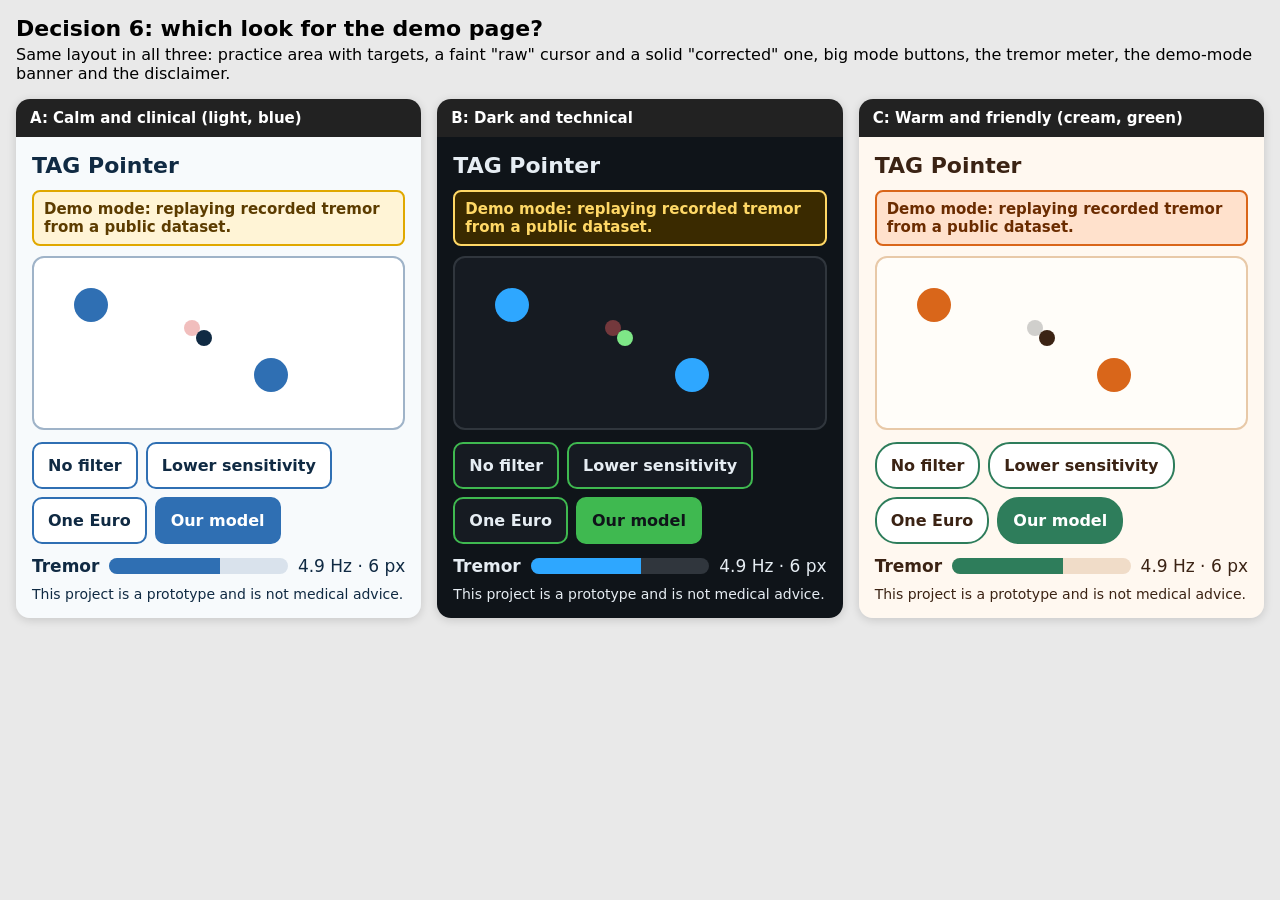
<file: docs/style_mockups.html>
<!doctype html>
<html lang="en">
<head>
<meta charset="utf-8">
<meta name="viewport" content="width=device-width, initial-scale=1">
<title>Style options</title>
<style>
  body { margin: 0; padding: 16px; font-family: system-ui, -apple-system, "Segoe UI", sans-serif; background: #e9e9e9; }
  h1 { font-size: 22px; margin: 0 0 4px; }
  p.lead { margin: 0 0 16px; font-size: 16px; }
  .grid { display: grid; grid-template-columns: repeat(auto-fit, minmax(330px, 1fr)); gap: 16px; }
  .card { border-radius: 14px; overflow: hidden; box-shadow: 0 2px 10px rgba(0,0,0,.15); }
  .label { font-size: 15px; font-weight: 700; padding: 10px 14px; background: #222; color: #fff; }
  .app { padding: 16px; }
  .app h2 { margin: 0 0 12px; font-size: 22px; }
  .banner { padding: 8px 10px; border-radius: 8px; font-size: 15px; font-weight: 600; margin-bottom: 10px; }
  .area { position: relative; height: 170px; border-radius: 12px; margin-bottom: 12px; }
  .target { position: absolute; width: 34px; height: 34px; border-radius: 50%; }
  .cur { position: absolute; width: 16px; height: 16px; border-radius: 50%; }
  .buttons { display: flex; flex-wrap: wrap; gap: 8px; margin-bottom: 12px; }
  .btn { font-size: 16px; padding: 12px 14px; border-radius: 10px; border: 2px solid; font-weight: 600; }
  .meter { display: flex; gap: 10px; align-items: center; font-size: 17px; margin-bottom: 10px; }
  .bar { flex: 1; height: 16px; border-radius: 8px; overflow: hidden; }
  .bar > div { height: 100%; width: 62%; }
  .foot { font-size: 14px; }

  /* A: calm and clinical */
  .a .app { background: #f7fafc; color: #102a43; }
  .a .banner { background: #fff4d6; color: #5c3c00; border: 2px solid #e0a800; }
  .a .area { background: #ffffff; border: 2px solid #9fb3c8; }
  .a .target { background: #2f6fb3; }
  .a .raw { background: rgba(214, 69, 65, .35); }
  .a .ok { background: #102a43; }
  .a .btn { background: #fff; border-color: #2f6fb3; color: #102a43; }
  .a .btn.on { background: #2f6fb3; color: #fff; }
  .a .bar { background: #d9e2ec; } .a .bar > div { background: #2f6fb3; }

  /* B: dark and technical */
  .b .app { background: #0f1419; color: #e6edf3; }
  .b .banner { background: #3a2a00; color: #ffd866; border: 2px solid #ffd866; }
  .b .area { background: #161b22; border: 2px solid #30363d; }
  .b .target { background: #2ea7ff; }
  .b .raw { background: rgba(255, 99, 99, .4); }
  .b .ok { background: #7ee787; }
  .b .btn { background: #161b22; border-color: #3fb950; color: #e6edf3; }
  .b .btn.on { background: #3fb950; color: #0f1419; }
  .b .bar { background: #30363d; } .b .bar > div { background: #2ea7ff; }

  /* C: warm and friendly */
  .c .app { background: #fff8f0; color: #3b2314; }
  .c .banner { background: #ffe1cc; color: #6b2c00; border: 2px solid #d9661a; }
  .c .area { background: #fffdf9; border: 2px solid #e8c9a8; }
  .c .target { background: #d9661a; }
  .c .raw { background: rgba(120, 120, 120, .35); }
  .c .ok { background: #3b2314; }
  .c .btn { background: #fff; border-color: #2e7d5b; color: #3b2314; border-radius: 22px; }
  .c .btn.on { background: #2e7d5b; color: #fff; }
  .c .bar { background: #f0dcc8; } .c .bar > div { background: #2e7d5b; }
</style>
</head>
<body>
<h1>Decision 6: which look for the demo page?</h1>
<p class="lead">Same layout in all three: practice area with targets, a faint "raw" cursor and a solid
"corrected" one, big mode buttons, the tremor meter, the demo-mode banner and the disclaimer.</p>
<div class="grid">
  <script>
    const styles = [["a", "A: Calm and clinical (light, blue)"], ["b", "B: Dark and technical"], ["c", "C: Warm and friendly (cream, green)"]];
    for (const [key, name] of styles) {
      document.write(`
      <div class="card ${key}">
        <div class="label">${name}</div>
        <div class="app">
          <h2>TAG Pointer</h2>
          <div class="banner">Demo mode: replaying recorded tremor from a public dataset.</div>
          <div class="area">
            <div class="target" style="left:40px;top:30px"></div>
            <div class="target" style="left:220px;top:100px"></div>
            <div class="cur raw" style="left:150px;top:62px"></div>
            <div class="cur ok" style="left:162px;top:72px"></div>
          </div>
          <div class="buttons">
            <span class="btn">No filter</span><span class="btn">Lower sensitivity</span>
            <span class="btn">One Euro</span><span class="btn on">Our model</span>
          </div>
          <div class="meter"><b>Tremor</b><div class="bar"><div></div></div><span>4.9 Hz · 6 px</span></div>
          <div class="foot">This project is a prototype and is not medical advice.</div>
        </div>
      </div>`);
    }
  </script>
</div>
</body>
</html>
</file>
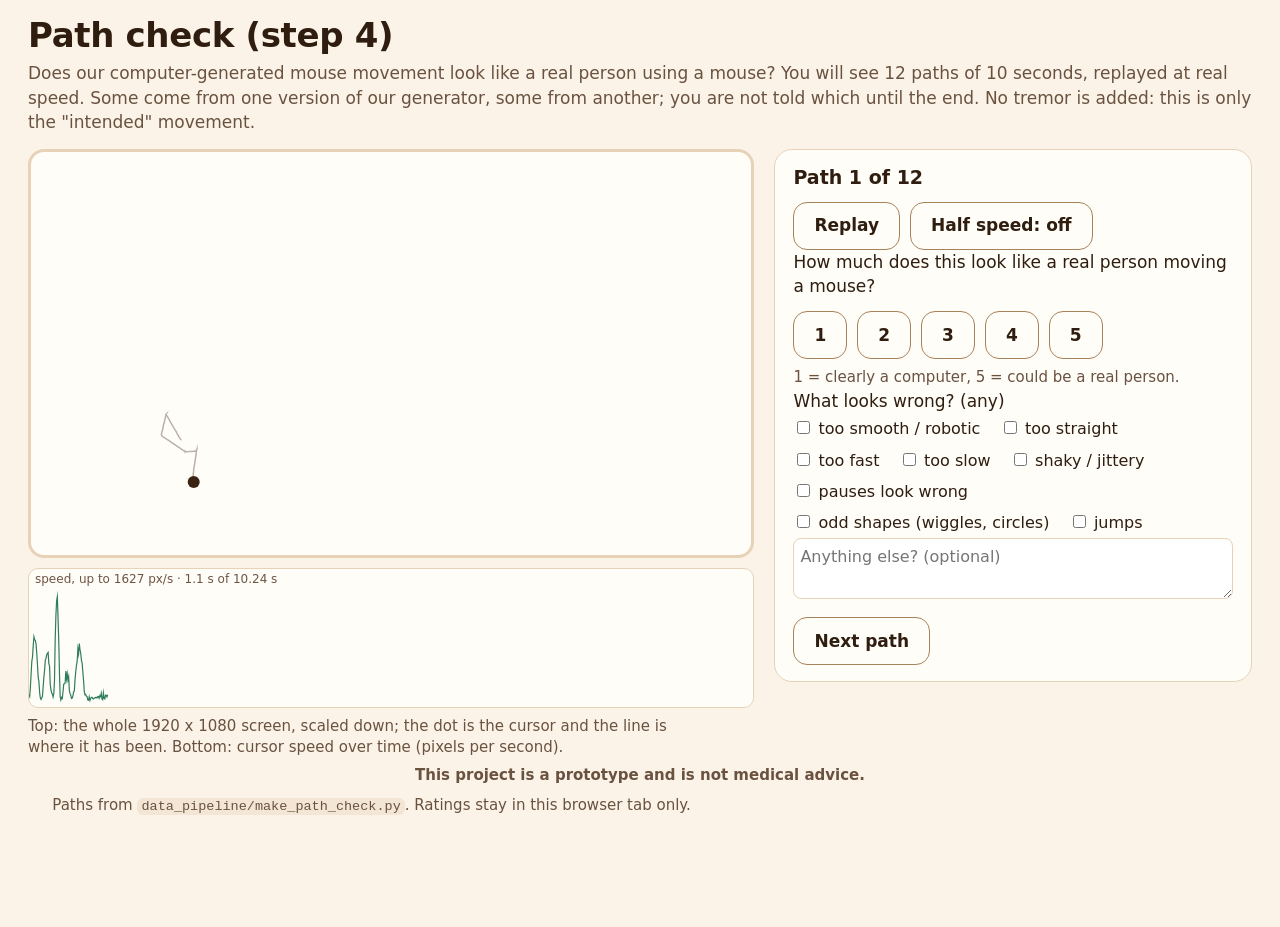
<file: web/path_check.html>
<!doctype html>
<html lang="en">
<head>
  <meta charset="utf-8">
  <meta name="viewport" content="width=device-width, initial-scale=1">
  <title>Path Check</title>
  <!-- ui-sdk: ready-made interface components, copied into web/vendor/ui-sdk/ (no build step, works offline).
       Each component loads the first time one of its <ui-...> tags appears on the page. -->
  <script type="module" src="vendor/ui-sdk/web.js"></script>
  <link rel="stylesheet" href="vendor/ui-sdk/web.css">
  <link rel="stylesheet" href="styles.css">
  <style>
    #screen { display: block; width: 100%; aspect-ratio: 16 / 9; background: var(--panel);
              border: 3px solid var(--line); border-radius: 16px; }
    #speed { display: block; width: 100%; height: 140px; background: var(--panel);
             border: 1px solid var(--line); border-radius: 10px; margin-top: 10px; }
    .checks label { display: inline-block; margin: 4px 14px 4px 0; font-size: 16px; }
    .stars button { min-width: 48px; }
    textarea { width: 100%; min-height: 60px; font: inherit; font-size: 16px; padding: 6px;
               border: 1px solid var(--line); border-radius: 8px; box-sizing: border-box; }
    #report { white-space: pre-wrap; font-family: ui-monospace, monospace; font-size: 14px;
              background: var(--panel); border: 1px solid var(--line); border-radius: 10px; padding: 10px; }
  </style>
</head>
<body>
  <header>
    <h1>Path check (step 4)</h1>
    <p class="subtitle">Does our computer-generated mouse movement look like a real person using a
      mouse? You will see 12 paths of 10 seconds, replayed at real speed. Some come from one version
      of our generator, some from another; you are not told which until the end. No tremor is
      added: this is only the "intended" movement.</p>
  </header>

  <main>
    <section class="left">
      <canvas id="screen" aria-label="A replayed mouse path on a full-size screen, scaled down"></canvas>
      <canvas id="speed" aria-label="Speed of the replayed path over time"></canvas>
      <p class="small">Top: the whole 1920 x 1080 screen, scaled down; the dot is the cursor and the
        line is where it has been. Bottom: cursor speed over time (pixels per second).</p>
    </section>

    <section class="right">
      <div class="panel" id="rating-panel">
        <h2 id="path-title">Path 1 of 12</h2>
        <div class="buttons"><button id="replay">Replay</button>
          <button id="slow" class="toggle">Half speed: off</button></div>
        <p>How much does this look like a real person moving a mouse?</p>
        <div class="buttons stars" id="stars">
          <button data-score="1">1</button><button data-score="2">2</button><button data-score="3">3</button>
          <button data-score="4">4</button><button data-score="5">5</button>
        </div>
        <p class="small">1 = clearly a computer, 5 = could be a real person.</p>
        <p>What looks wrong? (any)</p>
        <div class="checks" id="problems">
          <label><input type="checkbox" value="too smooth / robotic"> too smooth / robotic</label>
          <label><input type="checkbox" value="too straight"> too straight</label>
          <label><input type="checkbox" value="too fast"> too fast</label>
          <label><input type="checkbox" value="too slow"> too slow</label>
          <label><input type="checkbox" value="shaky / jittery"> shaky / jittery</label>
          <label><input type="checkbox" value="pauses look wrong"> pauses look wrong</label>
          <label><input type="checkbox" value="odd shapes (wiggles, circles)"> odd shapes (wiggles, circles)</label>
          <label><input type="checkbox" value="jumps"> jumps</label>
        </div>
        <textarea id="note" placeholder="Anything else? (optional)"></textarea>
        <div class="buttons"><button id="next" disabled>Next path</button></div>
      </div>

      <div class="panel" id="done-panel" hidden>
        <h2>Thank you! Your results</h2>
        <p>Copy this into the group chat (nothing was saved or sent anywhere):</p>
        <div id="report"></div>
        <div class="buttons"><button id="copy">Copy</button>
          <a class="button-link" href="path_check.html">Start again</a></div>
      </div>
    </section>
  </main>

  <footer>
    <p><b>This project is a prototype and is not medical advice.</b></p>
    <p class="small">Paths from <code>data_pipeline/make_path_check.py</code>. Ratings stay in this
      browser tab only.</p>
  </footer>

  <script src="path_check.js"></script>
</body>
</html>
</file>
<file: web/vendor/ui-sdk/web.css>
@layer ui-sdk {
  :where(:root, :host) {
    /* Builds that rewrite light-dark(), like Next and Vite, read these; without them every color is invalid. */
    --lightningcss-light: initial;
    --lightningcss-dark: ;
    color-scheme: light dark;
    --ui-background: light-dark(oklch(1 0 0), oklch(0.145 0 0));
    --ui-foreground: light-dark(oklch(0.145 0 0), oklch(0.985 0 0));
    --ui-muted: light-dark(oklch(0.967 0 0), oklch(0.226 0 0));
    --ui-muted-foreground: light-dark(oklch(0.528 0 0), oklch(0.706 0 0));
    --ui-border: light-dark(oklch(0.919 0 0), oklch(0.285 0 0));
    --ui-input: light-dark(oklch(0.82 0 0), oklch(0.409 0 0));
    --ui-primary: var(--ui-foreground);
    --ui-primary-foreground: var(--ui-background);
    --ui-destructive: light-dark(
      oklch(0.552 0.224 25.5),
      oklch(0.712 0.181 22.8)
    );
    --ui-ring: light-dark(oklch(0.913 0 0), oklch(0.333 0 0));
    --ui-ring-border: light-dark(oklch(0.699 0 0), oklch(0.538 0 0));
    --ui-overlay: light-dark(oklch(1 0 0 / 0.7), oklch(0 0 0 / 0.7));
    --ui-shadow:
      0 1px 2px light-dark(oklch(0 0 0 / 0.06), oklch(0 0 0 / 0.4)),
      0 8px 24px -8px light-dark(oklch(0 0 0 / 0.16), oklch(0 0 0 / 0.6));
    --ui-radius: 0;
    --ui-spacing: 0.25rem;
    --ui-font-size: 0.8125rem;
    --ui-line-height: 1.5;
    --ui-font-sans:
      ui-sans-serif, system-ui, -apple-system, "Segoe UI", Roboto, sans-serif;
    --ui-font-mono: ui-monospace, "SF Mono", Menlo, Consolas, monospace;
    --ui-icon-chevron: url("data:image/svg+xml,%3Csvg xmlns='http://www.w3.org/2000/svg' viewBox='0 0 24 24' fill='none' stroke='black' stroke-width='2' stroke-linecap='square'%3E%3Cpath d='m6 9 6 6 6-6'/%3E%3C/svg%3E");
    --ui-icon-check: url("data:image/svg+xml,%3Csvg xmlns='http://www.w3.org/2000/svg' viewBox='0 0 24 24' fill='none' stroke='black' stroke-width='2' stroke-linecap='square'%3E%3Cpath d='M20 6 9 17l-5-5'/%3E%3C/svg%3E");
    --ui-icon-minus: url("data:image/svg+xml,%3Csvg xmlns='http://www.w3.org/2000/svg' viewBox='0 0 24 24' fill='none' stroke='black' stroke-width='2' stroke-linecap='square'%3E%3Cpath d='M5 12h14'/%3E%3C/svg%3E");
    --ui-icon-plus: url("data:image/svg+xml,%3Csvg xmlns='http://www.w3.org/2000/svg' viewBox='0 0 24 24' fill='none' stroke='black' stroke-width='2' stroke-linecap='square'%3E%3Cpath d='M5 12h14M12 5v14'/%3E%3C/svg%3E");
    --ui-icon-x: url("data:image/svg+xml,%3Csvg xmlns='http://www.w3.org/2000/svg' viewBox='0 0 24 24' fill='none' stroke='black' stroke-width='2' stroke-linecap='square'%3E%3Cpath d='M18 6 6 18M6 6l12 12'/%3E%3C/svg%3E");
    --ui-icon-eye: url("data:image/svg+xml,%3Csvg xmlns='http://www.w3.org/2000/svg' viewBox='0 0 24 24' fill='none' stroke='black' stroke-width='2' stroke-linecap='square'%3E%3Cpath d='M2.062 12.348a1 1 0 0 1 0-.696 10.75 10.75 0 0 1 19.876 0 1 1 0 0 1 0 .696 10.75 10.75 0 0 1-19.876 0'/%3E%3Ccircle cx='12' cy='12' r='3'/%3E%3C/svg%3E");
    --ui-icon-eye-off: url("data:image/svg+xml,%3Csvg xmlns='http://www.w3.org/2000/svg' viewBox='0 0 24 24' fill='none' stroke='black' stroke-width='2' stroke-linecap='square'%3E%3Cpath d='M10.733 5.076a10.744 10.744 0 0 1 11.205 6.575 1 1 0 0 1 0 .696 10.747 10.747 0 0 1-1.444 2.49'/%3E%3Cpath d='M14.084 14.158a3 3 0 0 1-4.242-4.242'/%3E%3Cpath d='M17.479 17.499a10.75 10.75 0 0 1-15.417-5.151 1 1 0 0 1 0-.696 10.75 10.75 0 0 1 4.446-5.143'/%3E%3Cpath d='m2 2 20 20'/%3E%3C/svg%3E");
    --ui-icon-calendar: url("data:image/svg+xml,%3Csvg xmlns='http://www.w3.org/2000/svg' viewBox='0 0 24 24' fill='none' stroke='black' stroke-width='2' stroke-linecap='square'%3E%3Cpath d='M8 2v4M16 2v4M3 10h18'/%3E%3Crect x='3' y='4' width='18' height='18'/%3E%3C/svg%3E");
    --ui-icon-pipette: url("data:image/svg+xml,%3Csvg xmlns='http://www.w3.org/2000/svg' viewBox='0 0 24 24' fill='none' stroke='black' stroke-width='2' stroke-linecap='square'%3E%3Cpath d='m2 22 1-1h3l9-9'/%3E%3Cpath d='M3 21v-3l9-9'/%3E%3Cpath d='m15 6 3.4-3.4a2.1 2.1 0 1 1 3 3L18 9l.4.4a2.1 2.1 0 1 1-3 3l-3.8-3.8a2.1 2.1 0 1 1 3-3l.4.4Z'/%3E%3C/svg%3E");
    --ui-icon-star: url("data:image/svg+xml,%3Csvg xmlns='http://www.w3.org/2000/svg' viewBox='0 0 24 24'%3E%3Cpath d='M12 1.5l3.1 7.2 7.9.7-6 5.2 1.8 7.7L12 18.2l-6.8 4.1 1.8-7.7-6-5.2 7.9-.7z'/%3E%3C/svg%3E");
  }

  /* Display rules below would otherwise show a part its component hid. */
  [data-slot][hidden]:not([hidden="until-found"]) {
    display: none;
  }

  [data-slot] {
    box-sizing: border-box;
  }

  [data-slot][hidden="until-found"] {
    padding: 0;
  }

  :is(
    [data-slot="field-description"],
    [data-slot="field-error"],
    [data-slot="accordion-panel"],
    [data-slot="collapsible-panel"],
    [data-slot="tabs-panel"],
    [data-slot="popover-content"],
    [data-slot="hover-card-content"],
    [data-slot="tooltip-content"],
    [data-slot="dialog-content"],
    [data-slot="alert-dialog-content"]
  ) {
    line-height: var(--ui-line-height);
  }

  a {
    color: var(--ui-foreground);
    text-decoration: underline;
    text-decoration-color: var(--ui-input);
    text-underline-offset: 0.1875rem;

    &:hover {
      text-decoration-color: currentColor;
    }
  }

  :where(a, button, input, select, textarea, label, summary, [data-slot]) {
    touch-action: manipulation;
    -webkit-tap-highlight-color: transparent;
  }

  :is(a, summary):focus-visible {
    outline: 4px solid var(--ui-ring);
    outline-offset: 0;
  }

  hr {
    align-self: stretch;
    height: 1px;
    margin: calc(var(--ui-spacing) * 4) 0;
    border: 0;
    background: var(--ui-border);
  }

  code {
    padding: 1px calc(var(--ui-spacing) * 1);
    border-radius: calc(var(--ui-radius) / 2);
    background: var(--ui-muted);
    font-family: var(--ui-font-mono);
    font-size: 0.9em;
  }

  kbd {
    padding: 1px calc(var(--ui-spacing) * 1.25);
    border-radius: calc(var(--ui-radius) / 2);
    border: 1px solid var(--ui-input);
    font-family: inherit;
    font-size: 0.85em;
  }

  [data-slot]:focus-visible {
    outline: 4px solid var(--ui-ring);
    outline-offset: 0;
  }

  [data-slot] > svg {
    flex-shrink: 0;
    width: 1rem;
    height: 1rem;
  }

  /* Drawn only when a part has no icon of its own. */
  [data-slot="select-trigger"]:not(:has(> svg))::after,
  [data-slot="combobox-trigger"]:not(:has(> svg))::after,
  [data-slot="navigation-menu-trigger"]:not(:has(> svg))::after,
  [data-slot="accordion-trigger"]:not(:has(> svg))::after,
  [data-slot="collapsible-trigger"]:not(:has(> svg))::after,
  [data-slot="checkbox-indicator"]:not(:has(svg))::before,
  [data-slot="select-item-indicator"]:not(:has(svg))::before,
  [data-slot="combobox-item-indicator"]:not(:has(svg))::before,
  [data-slot="listbox-item-indicator"]:not(:has(svg))::before,
  [data-slot="menu-item-indicator"]:not(:has(svg))::before,
  [data-slot="number-input-decrement"]:not(:has(svg))::before,
  [data-slot="number-input-increment"]:not(:has(svg))::before {
    content: "";
    flex-shrink: 0;
    width: var(--ui-icon-size, 1rem);
    height: var(--ui-icon-size, 1rem);
    background: currentColor;
    mask: var(--ui-icon) center / contain no-repeat;
  }

  :is(
    [data-slot="select-trigger"],
    [data-slot="combobox-trigger"],
    [data-slot="navigation-menu-trigger"],
    [data-slot="accordion-trigger"],
    [data-slot="collapsible-trigger"]
  ) {
    --ui-icon: var(--ui-icon-chevron);

    &::after {
      color: var(--ui-muted-foreground);
    }

    &[data-open]::after {
      rotate: 180deg;
    }
  }

  :is(
    [data-slot="checkbox-indicator"],
    [data-slot="select-item-indicator"],
    [data-slot="combobox-item-indicator"],
    [data-slot="listbox-item-indicator"],
    [data-slot="menu-item-indicator"]
  ) {
    --ui-icon: var(--ui-icon-check);
  }

  [data-slot="checkbox-indicator"][data-indeterminate],
  [data-slot="number-input-decrement"] {
    --ui-icon: var(--ui-icon-minus);
  }

  [data-slot="number-input-increment"] {
    --ui-icon: var(--ui-icon-plus);
  }

  :is(label, [data-slot="label"]):has(
    > :is([data-slot="checkbox"], [data-slot="radio"], [data-slot="switch"])
  ) {
    display: inline-flex;
    align-items: flex-start;
    gap: calc(var(--ui-spacing) * 1.5);
    font-size: var(--ui-font-size);
    line-height: var(--ui-line-height);

    /* Centers the control on the first line, so a long label wraps under its text. */
    & > :is([data-slot="checkbox"], [data-slot="radio"]) {
      margin-block-start: calc((1lh - 1rem) / 2);
    }

    & > [data-slot="switch"] {
      margin-block-start: calc((1lh - 1.125rem) / 2);
    }
  }

  :is(
    [data-slot="button"],
    [data-slot="toggle"],
    [data-slot="dialog-trigger"],
    [data-slot="dialog-close"],
    [data-slot="alert-dialog-trigger"],
    [data-slot="alert-dialog-close"],
    [data-slot="drawer-trigger"],
    [data-slot="drawer-close"],
    [data-slot="combobox-trigger"],
    [data-slot="tooltip-trigger"],
    [data-slot="popover-trigger"],
    [data-slot="popover-close"],
    [data-slot="menu-trigger"]
  ) {
    display: inline-flex;
    align-items: center;
    justify-content: center;
    gap: calc(var(--ui-spacing) * 1.5);
    height: calc(var(--ui-spacing) * 8);
    padding-inline: calc(var(--ui-spacing) * 3);
    border: 1px solid var(--ui-input);
    border-radius: var(--ui-radius);
    background: var(--ui-background);
    color: var(--ui-foreground);
    font: inherit;
    font-size: var(--ui-font-size);
    font-weight: 500;
    white-space: nowrap;
    cursor: pointer;
    user-select: none;

    &:hover:not([data-disabled]) {
      background: var(--ui-muted);
    }

    &[data-variant="solid"] {
      border-color: var(--ui-primary);
      background: var(--ui-primary);
      color: var(--ui-primary-foreground);

      &:hover:not([data-disabled]) {
        background: color-mix(
          in oklab,
          var(--ui-primary) 85%,
          var(--ui-background)
        );
      }
    }

    &[data-variant="destructive"] {
      border-color: color-mix(
        in oklab,
        var(--ui-destructive) 30%,
        var(--ui-background)
      );
      background: color-mix(
        in oklab,
        var(--ui-destructive) 8%,
        var(--ui-background)
      );
      color: var(--ui-destructive);

      &:hover:not([data-disabled]) {
        background: color-mix(
          in oklab,
          var(--ui-destructive) 14%,
          var(--ui-background)
        );
      }
    }

    &[data-disabled] {
      opacity: 0.5;
      cursor: not-allowed;
    }

    &[aria-label]:has(> svg:only-child, > [data-slot$="-icon"]:only-child) {
      width: calc(var(--ui-spacing) * 8);
      padding: 0;
    }
  }

  /* A trigger right after its input sits inside the input's end. Web components wrap each part, and :has() can't nest. */
  :not([data-slot="field"]):has(
    > [data-slot="combobox-input"] + [data-slot="combobox-trigger"]
  ),
  :not([data-slot="field"]):has(> ui-combobox-input + ui-combobox-trigger) {
    display: flex;

    & > :is([data-slot="combobox-input"], ui-combobox-input) {
      flex: 1;
      min-width: 0;
    }

    & [data-slot="combobox-input"] {
      padding-inline-end: calc(var(--ui-spacing) * 8);
    }

    & [data-slot="combobox-trigger"] {
      position: relative;
      width: calc(var(--ui-spacing) * 8);
      margin-inline-start: calc(var(--ui-spacing) * -8);
      padding: 0;
      border-color: transparent;
      background: transparent;

      &:hover:not([data-disabled]) {
        background: transparent;
      }
    }
  }

  [data-slot="menubar"] {
    display: inline-flex;
    gap: 2px;
    padding: 2px;
    border: 1px solid var(--ui-border);
    border-radius: var(--ui-radius);

    & [data-slot="menu-trigger"] {
      height: calc(var(--ui-spacing) * 7);
      padding-inline: calc(var(--ui-spacing) * 2.5);
      border-color: transparent;
      border-radius: max(0px, calc(var(--ui-radius) - 3px));

      &[data-open] {
        background: var(--ui-muted);
      }
    }
  }

  [data-slot="toggle"][data-pressed] {
    border-color: var(--ui-foreground);
    background: var(--ui-muted);
  }

  :is(
    [data-slot="toggle-group"] > [data-slot="toggle"]:first-child,
    [data-slot="toggle-group"] > :first-child > [data-slot="toggle"]
  ) {
    border-start-start-radius: var(--ui-radius);
    border-end-start-radius: var(--ui-radius);
  }

  :is(
    [data-slot="toggle-group"] > [data-slot="toggle"]:last-child,
    [data-slot="toggle-group"] > :last-child > [data-slot="toggle"]
  ) {
    border-start-end-radius: var(--ui-radius);
    border-end-end-radius: var(--ui-radius);
  }

  [data-slot="toggle-group"] {
    display: inline-flex;
    padding-inline-start: 1px;

    & [data-slot="toggle"] {
      position: relative;
      margin-inline-start: -1px;
      border-radius: 0;

      &:is([data-pressed], :focus-visible) {
        z-index: 1;
      }
    }
  }

  [data-slot="field"] {
    display: flex;
    flex-direction: column;
    gap: calc(var(--ui-spacing) * 1.5);
    min-width: 0;
  }

  [data-slot="field-set"] {
    display: flex;
    flex-direction: column;
    gap: calc(var(--ui-spacing) * 1.5);
    min-width: 0;
    margin: 0;
    padding: 0;
    border: 0;
  }

  [data-slot="field-legend"] {
    margin-bottom: calc(var(--ui-spacing) * 1.5);
    padding: 0;
    color: var(--ui-foreground);
    font-size: var(--ui-font-size);
    font-weight: 600;
  }

  [data-slot="field-group"] {
    display: flex;
    flex-direction: column;
    gap: calc(var(--ui-spacing) * 4);
    margin-top: calc(var(--ui-spacing) * 3.5);
  }

  [data-slot="field-label"] {
    display: block;
    color: var(--ui-foreground);
    font-size: calc(var(--ui-font-size) - 0.0625rem);
    font-weight: 500;
  }

  [data-slot="field-description"] {
    margin: 0;
    color: var(--ui-muted-foreground);
    font-size: calc(var(--ui-font-size) - 0.0625rem);
  }

  [data-slot="field-error"] {
    margin: 0;
    color: var(--ui-destructive);
    font-size: calc(var(--ui-font-size) - 0.0625rem);
  }

  :is(
    [data-slot="input"],
    [data-slot="textarea"],
    [data-slot="combobox-input"],
    [data-slot="autocomplete-input"],
    [data-slot="trigger-menu-input"]
  ) {
    width: 100%;
    min-width: 0;
    height: calc(var(--ui-spacing) * 8);
    padding-inline: calc(var(--ui-spacing) * 2.5);
    border: 1px solid var(--ui-input);
    border-radius: var(--ui-radius);
    background: var(--ui-background);
    color: var(--ui-foreground);
    font: inherit;
    font-size: var(--ui-font-size);

    &::placeholder {
      color: var(--ui-muted-foreground);
    }

    &:focus-visible {
      border-color: var(--ui-ring-border);
    }

    &[data-invalid] {
      border-color: var(--ui-destructive);
    }

    &[data-disabled] {
      opacity: 0.5;
      cursor: not-allowed;
    }
  }

  :is([data-slot="combobox-label"], [data-slot="autocomplete-label"]) {
    display: block;
    font-size: calc(var(--ui-font-size) - 0.0625rem);
    font-weight: 500;
  }

  :is([data-slot="textarea"], [data-slot="trigger-menu-input"]) {
    height: auto;
    min-height: calc(var(--ui-spacing) * 20);
    padding-block: calc(var(--ui-spacing) * 2);
    resize: vertical;
  }

  [data-slot="number-input"] {
    display: flex;
    flex-direction: column;
    gap: calc(var(--ui-spacing) * 1.5);
  }

  [data-slot="number-input-group"] {
    display: inline-flex;
  }

  :is(
    [data-slot="number-input-decrement"],
    [data-slot="number-input-increment"]
  ) {
    display: inline-flex;
    align-items: center;
    justify-content: center;
    width: calc(var(--ui-spacing) * 8);
    height: calc(var(--ui-spacing) * 8);
    padding: 0;
    border: 1px solid var(--ui-input);
    border-radius: var(--ui-radius);
    background: var(--ui-background);
    color: var(--ui-foreground);
    cursor: pointer;

    &:hover:not([data-disabled]) {
      background: var(--ui-muted);
    }

    &[data-disabled] {
      opacity: 0.5;
      cursor: not-allowed;
    }
  }

  [data-slot="number-input-decrement"] {
    border-start-end-radius: 0;
    border-end-end-radius: 0;
  }

  [data-slot="number-input-increment"] {
    border-start-start-radius: 0;
    border-end-start-radius: 0;
  }

  [data-slot="number-input-control"] {
    position: relative;
    width: 4rem;
    height: calc(var(--ui-spacing) * 8);
    margin-inline: -1px;
    border: 1px solid var(--ui-input);
    border-radius: 0;
    background: var(--ui-background);
    color: var(--ui-foreground);
    font: inherit;
    font-size: var(--ui-font-size);
    font-variant-numeric: tabular-nums;
    text-align: center;

    &:focus-visible {
      z-index: 1;
      border-color: var(--ui-ring-border);
    }
  }

  :is(
      [data-slot="input"],
      [data-slot="textarea"],
      [data-slot="select-trigger"],
      [data-slot="combobox-input"],
      [data-slot="autocomplete-input"]
    )[data-invalid]:focus-visible {
    border-color: var(--ui-destructive);
    outline-color: color-mix(in oklab, var(--ui-destructive) 20%, transparent);
  }

  :is([data-slot="checkbox"], [data-slot="radio"]) {
    display: inline-flex;
    flex-shrink: 0;
    align-items: center;
    justify-content: center;
    width: 1rem;
    height: 1rem;
    padding: 0;
    border: 1px solid var(--ui-input);
    border-radius: calc(var(--ui-radius) / 2);
    background: var(--ui-background);
    color: var(--ui-primary-foreground);
    font: inherit;
    cursor: pointer;

    &[data-disabled] {
      opacity: 0.5;
      cursor: not-allowed;
    }

    &[data-invalid] {
      border-color: var(--ui-destructive);
    }
  }

  [data-slot="checkbox"]:is([data-checked], [data-indeterminate]) {
    border-color: var(--ui-primary);
    background: var(--ui-primary);
  }

  [data-slot="checkbox-indicator"] {
    --ui-icon-size: 0.75rem;
    display: flex;
  }

  [data-slot="radio-group"] {
    display: flex;
    flex-direction: column;
    gap: calc(var(--ui-spacing) * 2);
  }

  [data-slot="radio"] {
    border-radius: 50%;

    &[data-checked] {
      border-color: var(--ui-primary);
    }
  }

  [data-slot="radio-indicator"] {
    width: 0.5rem;
    height: 0.5rem;
    border-radius: 50%;
    background: var(--ui-primary);
  }

  /* Any radius above zero turns the switch and slider thumb fully round. */
  [data-slot="switch"] {
    display: inline-flex;
    flex-shrink: 0;
    align-items: center;
    width: 2rem;
    height: 1.125rem;
    padding: 2px;
    border: 1px solid var(--ui-input);
    border-radius: calc(var(--ui-radius) * 999);
    background: var(--ui-muted);
    font: inherit;
    cursor: pointer;

    &[data-checked] {
      border-color: var(--ui-primary);
      background: var(--ui-primary);
    }

    &[data-disabled] {
      opacity: 0.5;
      cursor: not-allowed;
    }
  }

  [data-slot="switch-thumb"] {
    width: 0.75rem;
    height: 0.75rem;
    border-radius: calc(var(--ui-radius) * 999);
    background: var(--ui-muted-foreground);

    &[data-checked] {
      margin-inline-start: auto;
      background: var(--ui-primary-foreground);
    }
  }

  [data-slot="slider"] {
    display: flex;
    flex-direction: column;
    gap: calc(var(--ui-spacing) * 2);
    width: 100%;
    min-width: 12rem;
  }

  :is(
    [data-slot="slider-value"],
    [data-slot="progress-value"],
    [data-slot="meter-value"]
  ) {
    color: var(--ui-muted-foreground);
    font-size: calc(var(--ui-font-size) - 0.0625rem);
    font-variant-numeric: tabular-nums;
  }

  [data-slot="slider-control"] {
    display: flex;
    align-items: center;
    width: 100%;
    height: 1.25rem;
    touch-action: none;

    &[data-orientation="vertical"] {
      justify-content: center;
      width: 1.25rem;
      height: 10rem;
    }
  }

  [data-slot="slider-track"] {
    width: 100%;
    height: 0.25rem;
    border-radius: calc(var(--ui-radius) / 2);
    background: var(--ui-muted);

    &[data-orientation="vertical"] {
      width: 0.25rem;
      height: 100%;
    }
  }

  [data-slot="slider-indicator"] {
    border-radius: inherit;
    background: var(--ui-primary);
  }

  [data-slot="slider-thumb"] {
    width: 1rem;
    height: 1rem;
    border: 1px solid var(--ui-primary);
    border-radius: calc(var(--ui-radius) * 999);
    background: var(--ui-background);

    &:has(:focus-visible) {
      outline: 4px solid var(--ui-ring);
    }

    &[data-disabled] {
      opacity: 0.5;
    }
  }

  :is([data-slot="progress"], [data-slot="meter"]) {
    display: grid;
    grid-template-columns: 1fr auto;
    gap: calc(var(--ui-spacing) * 1.5);
    width: 100%;
    min-width: 12rem;
  }

  :is([data-slot="progress-label"], [data-slot="meter-label"]) {
    font-size: calc(var(--ui-font-size) - 0.0625rem);
    font-weight: 500;
  }

  :is([data-slot="progress-track"], [data-slot="meter-track"]) {
    position: relative;
    grid-column: 1 / -1;
    height: 0.5rem;
    overflow: hidden;
    border-radius: calc(var(--ui-radius) / 2);
    background: var(--ui-muted);
  }

  :is([data-slot="progress-indicator"], [data-slot="meter-indicator"]) {
    position: absolute;
    inset-block: 0;
    background: var(--ui-primary);
  }

  [data-slot="progress-indicator"][data-indeterminate] {
    inset-inline: 0;
    background: repeating-linear-gradient(
      -45deg,
      color-mix(in oklab, var(--ui-primary) 35%, transparent) 0 0.25rem,
      transparent 0.25rem 0.5rem
    );
  }

  [data-slot="accordion"] {
    width: 100%;
    max-width: 28rem;
    border-top: 1px solid var(--ui-border);
  }

  [data-slot="accordion-item"] {
    border-bottom: 1px solid var(--ui-border);
  }

  [data-slot="accordion-header"] {
    margin: 0;
    font: inherit;
  }

  :is([data-slot="accordion-trigger"], [data-slot="collapsible-trigger"]) {
    display: flex;
    align-items: center;
    justify-content: space-between;
    gap: calc(var(--ui-spacing) * 2);
    width: 100%;
    min-height: calc(var(--ui-spacing) * 10);
    padding: 0;
    border: 0;
    background: none;
    color: var(--ui-foreground);
    font: inherit;
    font-size: var(--ui-font-size);
    font-weight: 500;
    text-align: start;
    cursor: pointer;

    &[data-disabled] {
      opacity: 0.5;
      cursor: not-allowed;
    }
  }

  [data-slot="collapsible-trigger"] {
    display: inline-flex;
    justify-content: flex-start;
    width: auto;
    min-height: calc(var(--ui-spacing) * 8);
  }

  :is([data-slot="accordion-panel"], [data-slot="collapsible-panel"]) {
    color: var(--ui-muted-foreground);
    font-size: var(--ui-font-size);
  }

  [data-slot="accordion-panel"] {
    padding-bottom: calc(var(--ui-spacing) * 4);
  }

  [data-slot="avatar"] {
    position: relative;
    display: inline-flex;
    flex-shrink: 0;
    align-items: center;
    justify-content: center;
    width: calc(var(--ui-spacing) * 8);
    height: calc(var(--ui-spacing) * 8);
    overflow: hidden;
    border-radius: var(--ui-radius);
    background: var(--ui-muted);
    color: var(--ui-muted-foreground);
    font-size: calc(var(--ui-font-size) - 0.125rem);
    font-weight: 500;
    user-select: none;
  }

  [data-slot="avatar-image"] {
    width: 100%;
    height: 100%;
    object-fit: cover;
  }

  [data-slot="separator"] {
    align-self: center;
    width: 100%;
    height: 1px;
    background: var(--ui-border);

    &[data-orientation="vertical"] {
      flex-shrink: 0;
      align-self: stretch;
      width: 1px;
      height: auto;
      min-height: calc(var(--ui-spacing) * 4);
    }
  }

  [data-slot="select-trigger"] {
    display: inline-flex;
    align-items: center;
    justify-content: space-between;
    gap: calc(var(--ui-spacing) * 2);
    min-width: 12rem;
    height: calc(var(--ui-spacing) * 8);
    padding-inline: calc(var(--ui-spacing) * 2.5);
    border: 1px solid var(--ui-input);
    border-radius: var(--ui-radius);
    background: var(--ui-background);
    color: var(--ui-foreground);
    font: inherit;
    font-size: var(--ui-font-size);
    text-align: start;
    cursor: pointer;

    &:is(:focus-visible, [data-open]) {
      border-color: var(--ui-ring-border);
    }

    &[data-invalid] {
      border-color: var(--ui-destructive);
    }

    &[data-disabled] {
      opacity: 0.5;
      cursor: not-allowed;
    }
  }

  [data-slot="field"] [data-slot="select-trigger"] {
    width: 100%;
    min-width: 0;
  }

  [data-slot="select-value"][data-placeholder] {
    color: var(--ui-muted-foreground);
  }

  :is(
    [data-slot="menu-content"],
    [data-slot="select-content"],
    [data-slot="combobox-content"],
    [data-slot="autocomplete-content"],
    [data-slot="trigger-menu-content"],
    [data-slot="popover-content"],
    [data-slot="hover-card-content"],
    [data-slot="navigation-menu-viewport"],
    :where([data-slot="navigation-menu-content"][popover])
  ) {
    min-width: 10rem;
    max-height: var(--available-height);
    margin: 0;
    padding: calc(var(--ui-spacing) * 1);
    overflow-y: auto;
    overscroll-behavior: contain;
    border: 1px solid var(--ui-border);
    border-radius: calc(var(--ui-radius) * 1.5);
    background: var(--ui-background);
    box-shadow: var(--ui-shadow);
    color: var(--ui-foreground);
    font-size: var(--ui-font-size);
    outline: none;
  }

  :is(
    [data-slot="select-content"],
    [data-slot="combobox-content"],
    [data-slot="autocomplete-content"]
  ) {
    min-width: var(--anchor-width);
  }

  :is(
    [data-slot="combobox-empty"],
    [data-slot="autocomplete-empty"],
    [data-slot="command-empty"],
    [data-slot="trigger-menu-empty"]
  ):not(:empty) {
    padding: calc(var(--ui-spacing) * 2);
    color: var(--ui-muted-foreground);
    font-size: calc(var(--ui-font-size) - 0.0625rem);
  }

  :is([data-slot="popover-content"], [data-slot="hover-card-content"]) {
    display: flex;
    flex-direction: column;
    gap: calc(var(--ui-spacing) * 2);
    max-width: 20rem;
    padding: calc(var(--ui-spacing) * 4);
  }

  [data-slot="tooltip-content"] {
    margin: 0;
    padding: calc(var(--ui-spacing) * 1) calc(var(--ui-spacing) * 2);
    border: 0;
    border-radius: var(--ui-radius);
    overflow: visible;
    background: var(--ui-foreground);
    color: var(--ui-background);
    font-size: calc(var(--ui-font-size) - 0.125rem);
  }

  [data-slot="popover-title"] {
    margin: 0;
    font-size: var(--ui-font-size);
    font-weight: 600;
  }

  [data-slot="popover-description"] {
    margin: 0;
    color: var(--ui-muted-foreground);
    font-size: calc(var(--ui-font-size) - 0.0625rem);
  }

  :is(
    [data-slot="menu-item"],
    [data-slot="menu-checkbox-item"],
    [data-slot="menu-radio-item"],
    [data-slot="select-item"],
    [data-slot="combobox-item"],
    [data-slot="autocomplete-item"],
    [data-slot="command-item"],
    [data-slot="listbox-item"],
    [data-slot="trigger-menu-item"],
    :where([data-slot="menu-content"]) [data-slot="menu-trigger"]
  ) {
    display: flex;
    align-items: center;
    gap: calc(var(--ui-spacing) * 2);
    min-height: calc(var(--ui-spacing) * 7.5);
    padding-inline: calc(var(--ui-spacing) * 2);
    border-radius: max(0px, calc(var(--ui-radius) * 1.5 - var(--ui-spacing)));
    outline: none;
    cursor: default;
    user-select: none;

    &[data-highlighted] {
      background: var(--ui-muted);
    }

    &[data-disabled] {
      opacity: 0.5;
    }

    &[data-destructive] {
      color: var(--ui-destructive);
    }
  }

  :where([data-slot="menu-content"]) [data-slot="menu-trigger"] {
    width: 100%;
    height: auto;
    justify-content: flex-start;
    border: 0;
    background: transparent;
    font-weight: inherit;

    &[data-open] {
      background: var(--ui-muted);
    }

    &:not(:has(> svg))::after {
      width: 1rem;
      height: 1rem;
      margin-inline-start: auto;
      background: currentColor;
      color: var(--ui-muted-foreground);
      content: "";
      mask: var(--ui-icon-chevron) center / contain no-repeat;
      rotate: -90deg;
    }

    &:is([dir="rtl"] *)::after {
      rotate: 90deg;
    }
  }

  :is(
    [data-slot="select-item-indicator"],
    [data-slot="combobox-item-indicator"],
    [data-slot="listbox-item-indicator"]
  ) {
    display: flex;
    margin-inline-start: auto;
  }

  :is([data-slot="menu-checkbox-item"], [data-slot="menu-radio-item"]) {
    position: relative;
    padding-inline-start: calc(var(--ui-spacing) * 4 + 1rem);
  }

  [data-slot="menu-item-indicator"] {
    position: absolute;
    inset-inline-start: calc(var(--ui-spacing) * 2);
    display: flex;
  }

  :is(
    [data-slot="checkbox-indicator"],
    [data-slot="radio-indicator"],
    [data-slot="menu-item-indicator"],
    [data-slot="select-item-indicator"],
    [data-slot="combobox-item-indicator"],
    [data-slot="listbox-item-indicator"]
  )[data-unchecked] {
    visibility: hidden;
  }

  :is([data-slot="command-shortcut"], [data-slot="menu-shortcut"]) {
    margin-inline-start: auto;
    color: var(--ui-muted-foreground);
    font-size: calc(var(--ui-font-size) - 0.125rem);
  }

  :is([data-slot="menu-group-label"], [data-slot="command-group-label"]) {
    padding: calc(var(--ui-spacing) * 1.5) calc(var(--ui-spacing) * 2)
      calc(var(--ui-spacing) * 1);
    color: var(--ui-muted-foreground);
    font-size: calc(var(--ui-font-size) - 0.125rem);
  }

  :is([data-slot="menu-separator"], [data-slot="command-separator"]) {
    height: 1px;
    margin: calc(var(--ui-spacing) * 1) calc(var(--ui-spacing) * -1);
    background: var(--ui-border);
  }

  [data-slot="command"] {
    display: flex;
    flex-direction: column;
    width: 22rem;
    max-width: 100%;
    overflow: hidden;
    border: 1px solid var(--ui-border);
    border-radius: calc(var(--ui-radius) * 1.5);
    background: var(--ui-background);
    color: var(--ui-foreground);
    font-size: var(--ui-font-size);
  }

  [data-slot="command-input"] {
    width: 100%;
    height: calc(var(--ui-spacing) * 10);
    padding-inline: calc(var(--ui-spacing) * 3);
    border: 0;
    border-bottom: 1px solid var(--ui-border);
    border-radius: 0;
    background: transparent;
    color: inherit;
    font: inherit;
    outline: none;

    &::placeholder {
      color: var(--ui-muted-foreground);
    }
  }

  [data-slot="command-list"] {
    max-height: 18rem;
    padding: var(--ui-spacing);
    overflow-y: auto;
    overscroll-behavior: contain;
  }

  [data-slot="listbox"] {
    display: flex;
    flex-direction: column;
    width: 16rem;
    max-width: 100%;
    padding: var(--ui-spacing);
    border: 1px solid var(--ui-input);
    border-radius: calc(var(--ui-radius) * 1.5);
    background: var(--ui-background);
    font-size: var(--ui-font-size);
  }

  [data-slot="navigation-menu"] {
    position: relative;
  }

  [data-slot="navigation-menu-list"] {
    display: flex;
    flex-wrap: wrap;
    align-items: center;
    gap: 2px;
    margin: 0;
    padding: 0;
    list-style: none;

    &[data-orientation="vertical"] {
      flex-direction: column;
      align-items: stretch;
    }
  }

  :is(
    [data-slot="navigation-menu-trigger"],
    [data-slot="navigation-menu-link"]:not(
      [data-slot="navigation-menu-content"] *
    )
  ) {
    display: inline-flex;
    align-items: center;
    gap: calc(var(--ui-spacing) * 1.5);
    height: calc(var(--ui-spacing) * 8);
    padding-inline: calc(var(--ui-spacing) * 3);
    border: 0;
    border-radius: var(--ui-radius);
    background: transparent;
    color: var(--ui-foreground);
    font: inherit;
    font-size: var(--ui-font-size);
    font-weight: 500;
    text-decoration: none;
    white-space: nowrap;
    cursor: pointer;

    &:is(:hover, [data-open], [data-current]) {
      background: var(--ui-muted);
    }
  }

  [data-slot="navigation-menu-viewport"] {
    width: var(--viewport-width);
    height: var(--viewport-height);
    padding: 0;
    overflow: hidden;

    & [data-slot="navigation-menu-content"]:not([popover]) {
      position: absolute;
      inset-block-start: 0;
      inset-inline-start: 0;
    }
  }

  [data-slot="navigation-menu-content"] {
    width: max-content;
    max-width: calc(100vw - 3rem);
    padding: var(--ui-spacing);
    outline: none;

    & ul {
      display: flex;
      flex-direction: column;
      width: 16rem;
      margin: 0;
      padding: 0;
      list-style: none;
    }

    & [data-slot="navigation-menu-link"] {
      display: flex;
      flex-direction: column;
      gap: 2px;
      padding: calc(var(--ui-spacing) * 2);
      border-radius: max(0px, calc(var(--ui-radius) * 1.5 - var(--ui-spacing)));
      color: var(--ui-foreground);
      font-size: var(--ui-font-size);
      font-weight: 500;
      text-decoration: none;
      outline-offset: -4px;

      &:is(:hover, [data-highlighted]) {
        background: var(--ui-muted);
      }

      & > :not(:first-child) {
        color: var(--ui-muted-foreground);
        font-size: calc(var(--ui-font-size) - 0.0625rem);
        font-weight: 400;
        line-height: var(--ui-line-height);
      }
    }
  }

  [data-slot="tabs"] {
    display: flex;
    flex-direction: column;

    &[data-orientation="vertical"] {
      flex-direction: row;
    }
  }

  [data-slot="tabs-list"] {
    display: flex;
    border-bottom: 1px solid var(--ui-border);

    &[data-orientation="vertical"] {
      flex-direction: column;
      border-bottom: 0;
      border-inline-end: 1px solid var(--ui-border);
    }
  }

  [data-slot="tabs-tab"] {
    display: inline-flex;
    align-items: center;
    gap: calc(var(--ui-spacing) * 1.5);
    height: calc(var(--ui-spacing) * 8);
    margin-bottom: -1px;
    padding-inline: calc(var(--ui-spacing) * 3);
    border: 0;
    border-bottom: 2px solid transparent;
    border-radius: 0;
    background: none;
    color: var(--ui-muted-foreground);
    font: inherit;
    font-size: var(--ui-font-size);
    font-weight: 500;
    cursor: pointer;

    &:hover:not([data-disabled]) {
      color: var(--ui-foreground);
    }

    &[data-selected] {
      border-color: var(--ui-foreground);
      color: var(--ui-foreground);
    }

    &[data-disabled] {
      opacity: 0.5;
      cursor: not-allowed;
    }

    &[data-orientation="vertical"] {
      margin-bottom: 0;
      margin-inline-end: -1px;
      border-bottom: 0;
      border-inline-end: 2px solid transparent;

      &[data-selected] {
        border-color: var(--ui-foreground);
      }
    }
  }

  [data-slot="tabs-panel"] {
    font-size: var(--ui-font-size);

    &:not([hidden]) {
      padding-block-start: calc(var(--ui-spacing) * 3);
    }

    &[data-orientation="vertical"]:not([hidden]) {
      padding-block-start: 0;
      padding-inline-start: calc(var(--ui-spacing) * 3);
    }
  }

  [data-slot="drawer-backdrop"][data-hidden] {
    display: none;
  }

  :is(
    [data-slot="dialog-backdrop"],
    [data-slot="alert-dialog-backdrop"],
    [data-slot="drawer-backdrop"]
  ) {
    position: fixed;
    inset: 0;
    z-index: 50;
    width: auto;
    height: auto;
    margin: 0;
    padding: 0;
    border: 0;
    background: var(--ui-overlay);
  }

  /* Matches what the drawer sets once it runs, so a drawer open in server HTML doesn't sit in the page first. */
  [data-slot="drawer-viewport"] {
    position: fixed;
    inset: 0;
    z-index: 50;
    display: flex;
    flex-direction: column;
    justify-content: flex-end;
    pointer-events: none;

    &[data-side="top"] {
      justify-content: flex-start;
    }

    &:is([data-side="left"], [data-side="right"]) {
      flex-direction: row;
    }

    /* Physical margins, since a left drawer stays on the left in right-to-left pages. */
    &[data-side="left"] > * {
      margin-right: auto;
    }

    &[data-side="right"] > * {
      margin-left: auto;
    }

    & > * {
      pointer-events: auto;
    }
  }

  :is([data-slot="dialog-content"], [data-slot="alert-dialog-content"]) {
    position: fixed;
    inset: 0;
    z-index: 50;
    display: flex;
    flex-direction: column;
    gap: calc(var(--ui-spacing) * 4);
    width: min(28rem, calc(100% - 2rem));
    height: fit-content;
    max-height: calc(100dvh - 2rem);
    margin: auto;
    padding: calc(var(--ui-spacing) * 6);
    overflow-y: auto;
    overscroll-behavior: contain;
    border: 1px solid var(--ui-border);
    border-radius: calc(var(--ui-radius) * 1.5);
    background: var(--ui-background);
    box-shadow: var(--ui-shadow);
    color: var(--ui-foreground);
    font-size: var(--ui-font-size);
    outline: none;

    /* A sheet places the dialog by its top, so the centering inset and margins come off. */
    &[data-presentation="sheet"] {
      inset: auto;
      margin-block: 0;
      border-end-start-radius: 0;
      border-end-end-radius: 0;
    }
  }

  [data-slot="drawer-content"] {
    position: relative;
    display: flex;
    flex-direction: column;
    gap: calc(var(--ui-spacing) * 4);
    width: 100%;
    max-height: 85dvh;
    padding: calc(var(--ui-spacing) * 6);
    border: 1px solid var(--ui-border);
    background: var(--ui-background);
    box-shadow: var(--ui-shadow);
    color: var(--ui-foreground);
    font-size: var(--ui-font-size);
    line-height: var(--ui-line-height);
    outline: none;

    /* Covers the gap a drag past the edge would open. */
    &::after {
      position: absolute;
      background: inherit;
      content: "";
    }

    &:is([data-side="bottom"], [data-side="top"]) {
      max-width: 32rem;
      height: fit-content;
      margin-inline: auto;

      &::after {
        inset-inline: -1px;
        height: 6rem;
      }
    }

    &[data-side="bottom"] {
      border-bottom: 0;
      border-start-start-radius: calc(var(--ui-radius) * 1.5);
      border-start-end-radius: calc(var(--ui-radius) * 1.5);

      &::after {
        top: 100%;
      }
    }

    &[data-side="top"] {
      border-top: 0;
      border-end-start-radius: calc(var(--ui-radius) * 1.5);
      border-end-end-radius: calc(var(--ui-radius) * 1.5);

      &::after {
        bottom: 100%;
      }
    }

    &:is([data-side="left"], [data-side="right"]) {
      width: 20rem;
      max-width: 85vw;
      height: 100%;
      max-height: none;

      &::after {
        inset-block: 0;
        width: 6rem;
      }
    }

    &[data-side="left"]::after {
      right: 100%;
    }

    &[data-side="right"]::after {
      left: 100%;
    }
  }

  :is(
    [data-slot="dialog-title"],
    [data-slot="alert-dialog-title"],
    [data-slot="drawer-title"]
  ) {
    margin: 0;
    font-size: calc(var(--ui-font-size) + 0.125rem);
    font-weight: 600;
  }

  :is(
    [data-slot="dialog-description"],
    [data-slot="alert-dialog-description"],
    [data-slot="drawer-description"]
  ) {
    margin: calc(var(--ui-spacing) * -2) 0 0;
    color: var(--ui-muted-foreground);
  }

  /* Drawn only when a part has no icon of its own. */
  :is(
      [data-slot="calendar-previous"],
      [data-slot="calendar-next"],
      [data-slot="carousel-previous"],
      [data-slot="carousel-next"],
      [data-slot="pagination-previous"],
      [data-slot="pagination-next"],
      [data-slot="tree-indicator"],
      [data-slot="password-input-toggle"],
      [data-slot="date-picker-trigger"],
      [data-slot="date-picker-clear"],
      [data-slot="color-picker-eye-dropper"],
      [data-slot="file-input-item-remove"],
      [data-slot="token-input-token-remove"],
      [data-slot="toast-close"],
      [data-slot="otp-input-separator"]
    ):not(:has(svg))::before {
    content: "";
    flex-shrink: 0;
    width: var(--ui-icon-size, 1rem);
    height: var(--ui-icon-size, 1rem);
    background: currentColor;
    mask: var(--ui-icon) center / contain no-repeat;
  }

  :is(
    [data-slot="calendar-previous"],
    [data-slot="calendar-next"],
    [data-slot="carousel-previous"],
    [data-slot="carousel-next"],
    [data-slot="pagination-previous"],
    [data-slot="pagination-next"],
    [data-slot="tree-indicator"]
  ) {
    --ui-icon: var(--ui-icon-chevron);
  }

  :is(
    [data-slot="calendar-previous"],
    [data-slot="carousel-previous"],
    [data-slot="pagination-previous"]
  )::before {
    rotate: 90deg;
  }

  :is(
    [data-slot="calendar-next"],
    [data-slot="carousel-next"],
    [data-slot="pagination-next"]
  )::before {
    rotate: -90deg;
  }

  :is(
      [data-slot="calendar-previous"],
      [data-slot="carousel-previous"],
      [data-slot="pagination-previous"]
    ):is([dir="rtl"] *)::before {
    rotate: -90deg;
  }

  :is(
      [data-slot="calendar-next"],
      [data-slot="carousel-next"],
      [data-slot="pagination-next"]
    ):is([dir="rtl"] *)::before {
    rotate: 90deg;
  }

  [data-slot="carousel"][data-orientation="vertical"]
    [data-slot="carousel-previous"]::before {
    rotate: 180deg;
  }

  [data-slot="carousel"][data-orientation="vertical"]
    [data-slot="carousel-next"]::before {
    rotate: none;
  }

  [data-slot="password-input-toggle"] {
    --ui-icon: var(--ui-icon-eye);

    &[data-visible] {
      --ui-icon: var(--ui-icon-eye-off);
    }
  }

  [data-slot="date-picker-trigger"] {
    --ui-icon: var(--ui-icon-calendar);
  }

  [data-slot="color-picker-eye-dropper"] {
    --ui-icon: var(--ui-icon-pipette);
  }

  :is(
    [data-slot="date-picker-clear"],
    [data-slot="file-input-item-remove"],
    [data-slot="token-input-token-remove"],
    [data-slot="toast-close"]
  ) {
    --ui-icon: var(--ui-icon-x);
  }

  [data-slot="otp-input-separator"] {
    --ui-icon: var(--ui-icon-minus);
  }

  :is(
    [data-slot="carousel-previous"],
    [data-slot="carousel-next"],
    [data-slot="pagination-previous"],
    [data-slot="pagination-next"],
    [data-slot="pagination-link"],
    [data-slot="color-picker-eye-dropper"],
    [data-slot="file-input-trigger"],
    [data-slot="toast-action"],
    [data-slot="toolbar-button"],
    [data-slot="toolbar-link"]
  ) {
    display: inline-flex;
    flex-shrink: 0;
    align-items: center;
    justify-content: center;
    gap: calc(var(--ui-spacing) * 1.5);
    min-width: calc(var(--ui-spacing) * 8);
    height: calc(var(--ui-spacing) * 8);
    padding-inline: calc(var(--ui-spacing) * 3);
    border: 1px solid var(--ui-input);
    border-radius: var(--ui-radius);
    background: var(--ui-background);
    color: var(--ui-foreground);
    font: inherit;
    font-size: var(--ui-font-size);
    font-weight: 500;
    font-variant-numeric: tabular-nums;
    text-decoration: none;
    white-space: nowrap;
    cursor: pointer;
    user-select: none;

    &:hover:not([data-disabled]) {
      background: var(--ui-muted);
    }

    &[data-disabled] {
      opacity: 0.5;
      cursor: not-allowed;
    }

    &[data-variant="solid"] {
      border-color: var(--ui-primary);
      background: var(--ui-primary);
      color: var(--ui-primary-foreground);

      &:hover:not([data-disabled]) {
        background: color-mix(
          in oklab,
          var(--ui-primary) 85%,
          var(--ui-background)
        );
      }
    }
  }

  :is(
    [data-slot="carousel-previous"],
    [data-slot="carousel-next"],
    [data-slot="pagination-previous"],
    [data-slot="pagination-next"],
    [data-slot="color-picker-eye-dropper"]
  ):not(:has(:not(svg, [data-slot="visually-hidden"]))) {
    width: calc(var(--ui-spacing) * 8);
    padding: 0;
  }

  /* Small icon buttons that sit inside another part, so they have no border of their own. */
  :is(
    [data-slot="calendar-previous"],
    [data-slot="calendar-next"],
    [data-slot="date-picker-trigger"],
    [data-slot="date-picker-clear"],
    [data-slot="password-input-toggle"],
    [data-slot="file-input-item-remove"],
    [data-slot="toast-close"]
  ) {
    display: inline-flex;
    flex-shrink: 0;
    align-items: center;
    justify-content: center;
    width: calc(var(--ui-spacing) * 7);
    height: calc(var(--ui-spacing) * 7);
    padding: 0;
    border: 0;
    border-radius: max(0px, calc(var(--ui-radius) - 2px));
    background: transparent;
    color: var(--ui-muted-foreground);
    font: inherit;
    cursor: pointer;

    &:hover:not([data-disabled]) {
      background: var(--ui-muted);
      color: var(--ui-foreground);
    }

    &[data-disabled] {
      opacity: 0.5;
      cursor: not-allowed;
    }
  }

  :is(
    [data-slot="date-picker-trigger"],
    [data-slot="date-picker-clear"],
    [data-slot="password-input-toggle"]
  ) {
    width: calc(var(--ui-spacing) * 6);
    height: calc(var(--ui-spacing) * 6);
  }

  [data-slot="date-picker-clear"][data-empty] {
    visibility: hidden;
  }

  /* Inputs made of a box around their own parts. */
  :is(
    [data-slot="date-input"],
    [data-slot="time-input"],
    [data-slot="password-input"]
  ) {
    display: inline-flex;
    align-items: center;
    gap: calc(var(--ui-spacing) * 1);
    min-width: 0;
    height: calc(var(--ui-spacing) * 8);
    padding-inline: calc(var(--ui-spacing) * 2.5);
    border: 1px solid var(--ui-input);
    border-radius: var(--ui-radius);
    background: var(--ui-background);
    color: var(--ui-foreground);
    font-size: var(--ui-font-size);

    &:has(:focus-visible) {
      border-color: var(--ui-ring-border);
      outline: 4px solid var(--ui-ring);
    }

    &:is([data-invalid], :has([aria-invalid="true"])) {
      border-color: var(--ui-destructive);
    }

    &:is([data-disabled], :has(input:disabled)) {
      opacity: 0.5;
      cursor: not-allowed;
    }
  }

  :is([data-slot="date-input"], [data-slot="time-input"]) {
    align-self: flex-start;
    gap: 0;
    font-variant-numeric: tabular-nums;
  }

  :is([data-slot="date-input-segment"], [data-slot="time-input-segment"]) {
    &[data-type="literal"] {
      padding-inline: 1px;
      color: var(--ui-muted-foreground);
      white-space: pre;
    }

    &:not([data-type="literal"]) {
      width: calc(2ch + 4px);
      height: calc(var(--ui-spacing) * 5.5);
      padding: 0 2px;
      border: 0;
      border-radius: calc(var(--ui-radius) / 2);
      background: transparent;
      color: inherit;
      font: inherit;
      text-align: center;
      caret-color: transparent;
      outline: none;

      &::placeholder {
        color: var(--ui-muted-foreground);
      }

      &::selection {
        background: transparent;
      }

      &:focus {
        background: var(--ui-primary);
        color: var(--ui-primary-foreground);

        &::placeholder {
          color: var(--ui-primary-foreground);
        }
      }
    }

    &[data-type="year"] {
      width: calc(4ch + 4px);
    }

    &[data-type="dayPeriod"] {
      width: calc(2.6ch + 4px);
    }
  }

  [data-slot="password-input"] {
    display: flex;
    padding-inline-end: calc(var(--ui-spacing) * 1);
  }

  [data-slot="password-input-control"] {
    flex: 1;
    min-width: 0;
    height: 100%;
    padding: 0;
    border: 0;
    background: transparent;
    color: inherit;
    font: inherit;
    outline: none;

    &::placeholder {
      color: var(--ui-muted-foreground);
    }
  }

  [data-slot="date-picker"] {
    display: inline-flex;
    flex-direction: column;
    gap: calc(var(--ui-spacing) * 1.5);
    width: 14rem;
    max-width: 100%;
  }

  [data-slot="date-picker-input"] {
    width: 100%;
    min-width: 0;
    height: calc(var(--ui-spacing) * 8);
    padding-inline: calc(var(--ui-spacing) * 2.5);
    border: 1px solid var(--ui-input);
    border-radius: var(--ui-radius);
    background: var(--ui-background);
    color: var(--ui-foreground);
    font: inherit;
    font-size: var(--ui-font-size);
    font-variant-numeric: tabular-nums;

    &::placeholder {
      color: var(--ui-muted-foreground);
    }

    &:focus-visible {
      border-color: var(--ui-ring-border);
    }

    &[aria-invalid="true"] {
      border-color: var(--ui-destructive);
    }

    &[data-disabled] {
      opacity: 0.5;
      cursor: not-allowed;
    }
  }

  /* The trigger and clear button right after the input sit inside the input's end. */
  :not([data-slot="field"]):has(
    > [data-slot="date-picker-input"]
      + :is([data-slot="date-picker-trigger"], [data-slot="date-picker-clear"])
  ),
  :not([data-slot="field"]):has(
    > ui-date-picker-input + :is(ui-date-picker-trigger, ui-date-picker-clear)
  ) {
    display: flex;
    align-items: center;

    & [data-slot="date-picker-input"] {
      flex: 1;
      padding-inline-end: calc(var(--ui-spacing) * 8);
    }

    & [data-slot="date-picker-trigger"] {
      position: relative;
      margin-inline-start: calc(var(--ui-spacing) * -7);
    }

    &:has([data-slot="date-picker-clear"]) {
      & [data-slot="date-picker-input"] {
        padding-inline-end: calc(var(--ui-spacing) * 14);
      }

      & [data-slot="date-picker-clear"] {
        position: relative;
        margin-inline-start: calc(var(--ui-spacing) * -13);
      }

      & [data-slot="date-picker-trigger"] {
        margin-inline-start: 0;
      }
    }
  }

  [data-slot="date-picker-hint"] {
    color: var(--ui-muted-foreground);
    font-size: calc(var(--ui-font-size) - 0.0625rem);
    font-variant-numeric: tabular-nums;
  }

  [data-slot="otp-input"] {
    display: inline-flex;
    align-items: center;
    gap: calc(var(--ui-spacing) * 2);
  }

  [data-slot="otp-input-group"] {
    display: flex;
  }

  [data-slot="otp-input-slot"] {
    position: relative;
    display: grid;
    place-items: center;
    width: calc(var(--ui-spacing) * 8);
    height: calc(var(--ui-spacing) * 8);
    border: 1px solid var(--ui-input);
    background: var(--ui-background);
    color: var(--ui-foreground);
    font-size: var(--ui-font-size);
    font-variant-numeric: tabular-nums;

    & + & {
      margin-inline-start: -1px;
    }

    &:first-child {
      border-start-start-radius: var(--ui-radius);
      border-end-start-radius: var(--ui-radius);
    }

    &:last-child {
      border-start-end-radius: var(--ui-radius);
      border-end-end-radius: var(--ui-radius);
    }

    &[data-active] {
      z-index: 1;
      border-color: var(--ui-ring-border);
      outline: 4px solid var(--ui-ring);
    }

    &[data-fake-caret]:empty::after {
      width: 1px;
      height: 1em;
      background: currentColor;
      content: "";
    }

    &[data-disabled] {
      opacity: 0.5;
    }
  }

  [data-slot="otp-input"]:has([aria-invalid="true"])
    [data-slot="otp-input-slot"] {
    border-color: var(--ui-destructive);
  }

  [data-slot="otp-input-separator"] {
    display: flex;
    color: var(--ui-muted-foreground);
  }

  [data-slot="token-input-editor"] {
    position: relative;
    display: block;
    width: 100%;
    min-height: calc(var(--ui-spacing) * 20);
    padding: calc(var(--ui-spacing) * 2) calc(var(--ui-spacing) * 2.5);
    border: 1px solid var(--ui-input);
    border-radius: var(--ui-radius);
    background: var(--ui-background);
    color: var(--ui-foreground);
    font-size: var(--ui-font-size);
    line-height: calc(var(--ui-spacing) * 6);

    &:focus-visible {
      border-color: var(--ui-ring-border);
    }

    &[data-empty]::before {
      position: absolute;
      color: var(--ui-muted-foreground);
      content: attr(aria-placeholder);
      pointer-events: none;
    }

    &[data-disabled] {
      opacity: 0.5;
      cursor: not-allowed;
    }
  }

  /* The editor keeps typed spaces, so a token template's indentation would show. */
  [data-slot="token-input-host"] {
    white-space: normal;
  }

  [data-slot="token-input-token"] {
    display: inline-flex;
    align-items: center;
    gap: calc(var(--ui-spacing) * 1);
    height: calc(var(--ui-spacing) * 5.5);
    padding-inline: calc(var(--ui-spacing) * 1.5);
    border: 1px solid var(--ui-input);
    border-radius: calc(var(--ui-radius) / 2);
    background: var(--ui-muted);
    font-size: calc(var(--ui-font-size) - 0.0625rem);
    line-height: 1;
    white-space: nowrap;
    vertical-align: 1px;

    &:has(
      [data-slot="token-input-token-remove"]:not(
        [data-disabled],
        [data-readonly]
      )
    ) {
      padding-inline-end: 2px;
    }

    &[data-selected] {
      border-color: var(--ui-foreground);
    }

    &:is([data-pending], [data-unresolved]) {
      color: var(--ui-muted-foreground);
    }
  }

  [data-slot="token-input-token-remove"] {
    --ui-icon-size: 0.75rem;
    display: inline-flex;
    align-items: center;
    justify-content: center;
    width: 1rem;
    height: 1rem;
    color: var(--ui-muted-foreground);
    cursor: pointer;

    &:hover {
      color: var(--ui-foreground);
    }

    &:is([data-disabled], [data-readonly]) {
      display: none;
    }
  }

  [data-slot="file-input"] {
    display: flex;
    flex-direction: column;
    gap: calc(var(--ui-spacing) * 3);
    width: 100%;
    max-width: 24rem;
  }

  [data-slot="file-input-dropzone"] {
    display: flex;
    flex-direction: column;
    align-items: center;
    gap: calc(var(--ui-spacing) * 1);
    padding: calc(var(--ui-spacing) * 8) calc(var(--ui-spacing) * 6);
    border: 1px dashed var(--ui-input);
    border-radius: var(--ui-radius);
    color: var(--ui-muted-foreground);
    font-size: var(--ui-font-size);
    text-align: center;

    & > p {
      margin: 0;
    }

    & > p:first-of-type {
      color: var(--ui-foreground);
      font-weight: 500;
    }

    & > svg {
      width: 1.5rem;
      height: 1.5rem;
      margin-bottom: calc(var(--ui-spacing) * 2);
    }

    & > :has(> [data-slot="file-input-trigger"]),
    & > [data-slot="file-input-trigger"] {
      margin-top: calc(var(--ui-spacing) * 3);
    }

    &[data-dragging] {
      border-style: solid;
      border-color: var(--ui-foreground);
      background: var(--ui-muted);
    }

    &[data-drag-reject] {
      border-color: var(--ui-destructive);
      color: var(--ui-destructive);
    }

    &[data-disabled] {
      opacity: 0.5;
    }
  }

  [data-slot="file-input-list"] {
    display: flex;
    flex-direction: column;
    margin: 0;
    padding: 0;
    border: 1px solid var(--ui-border);
    border-radius: var(--ui-radius);
    font-size: var(--ui-font-size);
    list-style: none;

    &:not(:has([data-slot="file-input-item"])) {
      display: none;
    }
  }

  [data-slot="file-input-item"] {
    display: flex;
    align-items: center;
    gap: calc(var(--ui-spacing) * 2);
    min-height: calc(var(--ui-spacing) * 9);
    padding-inline: calc(var(--ui-spacing) * 3) calc(var(--ui-spacing) * 1);

    & + & {
      border-top: 1px solid var(--ui-border);
    }

    & > :first-of-type:not(svg, [data-slot]) {
      flex: 1;
      min-width: 0;
      overflow: hidden;
      text-overflow: ellipsis;
      white-space: nowrap;
    }

    & > :not(:first-of-type):not([data-slot], svg) {
      color: var(--ui-muted-foreground);
      font-size: calc(var(--ui-font-size) - 0.0625rem);
      font-variant-numeric: tabular-nums;
    }

    & > svg {
      color: var(--ui-muted-foreground);
    }
  }

  [data-slot="calendar"] {
    display: inline-grid;
    grid-template-columns: auto 1fr auto;
    align-items: center;
    gap: calc(var(--ui-spacing) * 2) 0;
    padding: calc(var(--ui-spacing) * 3);
    border: 1px solid var(--ui-border);
    border-radius: calc(var(--ui-radius) * 1.5);
    background: var(--ui-background);
    color: var(--ui-foreground);
    font-size: var(--ui-font-size);

    &
      > :not(
        :has(
          > :is([data-slot="calendar-previous"], [data-slot="calendar-next"])
        )
      ):not(
        [data-slot="calendar-heading"],
        [data-slot="calendar-previous"],
        [data-slot="calendar-next"]
      ) {
      grid-column: 1 / -1;
    }

    &[data-disabled] {
      opacity: 0.5;
    }
  }

  [data-slot="calendar-heading"] {
    margin: 0;
    font-size: var(--ui-font-size);
    font-weight: 600;
    text-align: center;
  }

  [data-slot="calendar-grid"] {
    border-collapse: collapse;

    &:not(table) {
      display: flex;
      flex-direction: column;
    }

    & :is(th, td) {
      padding: 0;
    }
  }

  :is([data-slot="calendar-weekdays"], [data-slot="calendar-week"]):not(tr) {
    display: flex;
  }

  :is([data-slot="calendar-weekday"], [data-slot="calendar-day"]) {
    display: inline-flex;
    align-items: center;
    justify-content: center;
    width: calc(var(--ui-spacing) * 8.5);
    height: calc(var(--ui-spacing) * 8.5);
    padding: 0;
    border: 0;
    font-size: var(--ui-font-size);
    text-align: center;
  }

  :is(th, td):is([data-slot="calendar-weekday"], [data-slot="calendar-day"]) {
    display: table-cell;
    vertical-align: middle;
  }

  [data-slot="calendar-weekday"] {
    height: calc(var(--ui-spacing) * 7);
    color: var(--ui-muted-foreground);
    font-size: calc(var(--ui-font-size) - 0.0625rem);
    font-weight: 400;

    & abbr {
      text-decoration: none;
    }
  }

  [data-slot="calendar-day"] {
    border-radius: var(--ui-radius);
    font-variant-numeric: tabular-nums;
    cursor: pointer;
    user-select: none;

    &:hover:not(
        [data-outside],
        [data-disabled],
        [data-unavailable],
        [data-selected]
      ) {
      background: var(--ui-muted);
    }

    &[data-today] {
      font-weight: 600;
      text-decoration: underline;
      text-underline-offset: 0.25em;
    }

    &:is([data-outside], [data-disabled]) {
      color: var(--ui-muted-foreground);
      cursor: default;
    }

    &[data-disabled] {
      opacity: 0.5;
    }

    &[data-unavailable] {
      color: var(--ui-muted-foreground);
      text-decoration: line-through;
      cursor: not-allowed;
    }

    &[data-range-middle] {
      border-radius: 0;
      background: var(--ui-muted);
    }

    &:is(
      [data-selected]:not([data-range-middle]),
      [data-range-start],
      [data-range-end]
    ) {
      background: var(--ui-primary);
      color: var(--ui-primary-foreground);
    }

    &[data-range-start]:not([data-range-end]) {
      border-start-end-radius: 0;
      border-end-end-radius: 0;
    }

    &[data-range-end]:not([data-range-start]) {
      border-start-start-radius: 0;
      border-end-start-radius: 0;
    }

    &:focus-visible {
      position: relative;
      z-index: 1;
    }
  }

  [data-slot="date-picker-content"] {
    display: grid;
    grid-template-columns: auto 1fr auto;
    align-items: center;
    gap: calc(var(--ui-spacing) * 2) 0;
    max-width: var(--available-width);
    max-height: var(--available-height);
    margin: 0;
    padding: calc(var(--ui-spacing) * 3);
    overflow-y: auto;
    overscroll-behavior: contain;
    border: 1px solid var(--ui-border);
    border-radius: calc(var(--ui-radius) * 1.5);
    background: var(--ui-background);
    box-shadow: var(--ui-shadow);
    color: var(--ui-foreground);
    font-size: var(--ui-font-size);
    outline: none;

    &
      > :not(
        :has(
          > :is([data-slot="calendar-previous"], [data-slot="calendar-next"])
        )
      ):not(
        [data-slot="calendar-heading"],
        [data-slot="calendar-previous"],
        [data-slot="calendar-next"]
      ) {
      grid-column: 1 / -1;
    }

    & [data-slot="calendar"] {
      padding: 0;
      border: 0;
    }
  }

  [data-slot="date-picker-preset"] {
    height: calc(var(--ui-spacing) * 7);
    padding-inline: calc(var(--ui-spacing) * 2.5);
    border: 1px solid var(--ui-input);
    border-radius: var(--ui-radius);
    background: var(--ui-background);
    color: inherit;
    font: inherit;
    cursor: pointer;

    &:hover,
    &[data-selected] {
      background: var(--ui-muted);
    }

    &[data-selected] {
      border-color: var(--ui-foreground);
    }
  }

  [data-slot="color-picker"] {
    --ui-checker: repeating-conic-gradient(
        var(--ui-muted) 0 25%,
        var(--ui-background) 0 50%
      )
      0 0 / 8px 8px;
    display: flex;
    flex-direction: column;
    gap: calc(var(--ui-spacing) * 3);
    width: 16rem;
    max-width: 100%;

    & > div:not([data-slot]) {
      display: flex;
      align-items: center;
      gap: calc(var(--ui-spacing) * 2);

      & > div:not([data-slot]) {
        display: flex;
        flex: 1;
        flex-direction: column;
        gap: calc(var(--ui-spacing) * 3);
        min-width: 0;
      }
    }
  }

  [data-slot="color-picker-area"] {
    position: relative;
    height: 10rem;
    border-radius: var(--ui-radius);
    background: var(--color-area-background, var(--ui-checker));
    box-shadow: inset 0 0 0 1px var(--ui-border);
    cursor: crosshair;
    touch-action: none;

    &[data-disabled] {
      opacity: 0.5;
      cursor: not-allowed;
    }
  }

  [data-slot="color-picker-slider"] {
    position: relative;
    height: 0.75rem;
    border-radius: calc(var(--ui-radius) * 999);
    background: var(--color-slider-background);
    box-shadow: inset 0 0 0 1px var(--ui-border);
    touch-action: none;

    &[data-channel="alpha"] {
      background: var(--color-slider-background), var(--ui-checker);
    }

    &[data-orientation="vertical"] {
      width: 0.75rem;
      height: 10rem;
    }

    &[data-disabled] {
      opacity: 0.5;
    }
  }

  :is(
    [data-slot="color-picker-area-thumb"],
    [data-slot="color-picker-slider-thumb"]
  ) {
    width: 1rem;
    height: 1rem;
    border: 2px solid oklch(1 0 0);
    border-radius: calc(var(--ui-radius) * 999);
    background: var(--color-picker-color);
    box-shadow: 0 0 0 1px oklch(0 0 0 / 0.4);
    translate: -50% -50%;

    &:is([dir="rtl"] *) {
      translate: 50% -50%;
    }

    &[data-out-of-gamut] {
      border-style: dashed;
    }
  }

  [data-slot="color-picker-slider-thumb"] {
    &[data-orientation="horizontal"] {
      top: 50%;
      translate: calc(var(--color-slider-thumb-position) * -1) -50%;

      &:is([dir="rtl"] *) {
        translate: var(--color-slider-thumb-position) -50%;
      }
    }

    &[data-orientation="vertical"] {
      left: 50%;
      translate: -50% var(--color-slider-thumb-position);
    }
  }

  :is(
    [data-slot="color-picker-swatch"],
    [data-slot="color-picker-swatch-item"]
  ) {
    flex-shrink: 0;
    width: calc(var(--ui-spacing) * 8);
    height: calc(var(--ui-spacing) * 8);
    padding: 0;
    border: 0;
    border-radius: var(--ui-radius);
    background:
      linear-gradient(var(--color-picker-color), var(--color-picker-color)),
      var(--ui-checker);
    box-shadow: inset 0 0 0 1px oklch(0 0 0 / 0.1);
  }

  [data-slot="color-picker-swatches"] {
    display: grid;
    grid-template-columns: repeat(8, 1fr);
    gap: calc(var(--ui-spacing) * 2);
  }

  [data-slot="color-picker-swatch-item"] {
    width: auto;
    height: auto;
    aspect-ratio: 1;
    cursor: pointer;

    &[data-selected] {
      outline: 2px solid var(--ui-foreground);
      outline-offset: 2px;
    }

    &:focus-visible {
      outline: 4px solid var(--ui-ring);
      outline-offset: 2px;
    }
  }

  :is(
    [data-slot="color-picker-input"],
    [data-slot="color-picker-channel-input"]
  ) {
    width: 100%;
    min-width: 0;
    height: calc(var(--ui-spacing) * 8);
    padding-inline: calc(var(--ui-spacing) * 2.5);
    border: 1px solid var(--ui-input);
    border-radius: var(--ui-radius);
    background: var(--ui-background);
    color: var(--ui-foreground);
    font: inherit;
    font-family: var(--ui-font-mono);
    font-size: var(--ui-font-size);

    &:focus-visible {
      border-color: var(--ui-ring-border);
    }
  }

  [data-slot="color-picker-channel-input"] {
    font-family: inherit;
    font-variant-numeric: tabular-nums;
  }

  [data-slot="image-cropper"] {
    display: flex;
    flex-direction: column;
    gap: calc(var(--ui-spacing) * 3);
    width: 100%;
    max-width: 28rem;
  }

  [data-slot="image-cropper-viewport"] {
    position: relative;
    aspect-ratio: var(--image-cropper-aspect-ratio, 32 / 21);
    overflow: hidden;
    border-radius: var(--ui-radius);
    background: var(--ui-muted);
    touch-action: none;

    &[data-mode="frame"] {
      aspect-ratio: 1;
      padding: calc(var(--ui-spacing) * 6);
      background: oklch(0.145 0 0);
    }

    &[data-disabled] {
      opacity: 0.5;
    }
  }

  [data-slot="image-cropper-image"] {
    display: block;
    width: 100%;
    height: 100%;
    object-fit: contain;
  }

  [data-slot="image-cropper-selection"] {
    outline: 1px solid oklch(1 0 0);
    box-shadow: 0 0 0 100vmax oklch(0 0 0 / 0.5);

    &[data-shape="circle"] {
      border-radius: 50%;
    }

    &:focus-visible {
      outline: 2px solid oklch(1 0 0);
    }
  }

  [data-slot="image-cropper-grid"] {
    --ui-grid-line: oklch(1 0 0 / 0.6);
    position: absolute;
    inset: 0;
    border-radius: inherit;
    background:
      linear-gradient(
        to right,
        transparent calc(100% / 3 - 0.5px),
        var(--ui-grid-line) 0 calc(100% / 3 + 0.5px),
        transparent 0 calc(200% / 3 - 0.5px),
        var(--ui-grid-line) 0 calc(200% / 3 + 0.5px),
        transparent 0
      ),
      linear-gradient(
        to bottom,
        transparent calc(100% / 3 - 0.5px),
        var(--ui-grid-line) 0 calc(100% / 3 + 0.5px),
        transparent 0 calc(200% / 3 - 0.5px),
        var(--ui-grid-line) 0 calc(200% / 3 + 0.5px),
        transparent 0
      );
    pointer-events: none;
    visibility: hidden;

    &[data-dragging] {
      visibility: visible;
    }
  }

  [data-slot="image-cropper-handle"] {
    position: absolute;
    width: 1.5rem;
    height: 1.5rem;
    translate: -50% -50%;

    &::after {
      position: absolute;
      inset: calc(50% - 0.3125rem);
      background: oklch(1 0 0);
      box-shadow: 0 0 0 1px oklch(0 0 0 / 0.4);
      content: "";
    }

    &:focus-visible {
      outline: none;

      &::after {
        outline: 4px solid var(--ui-ring);
      }
    }

    &[data-position*="n"] {
      top: 0;
    }

    &[data-position*="s"] {
      top: 100%;
    }

    &[data-position*="w"] {
      left: 0;
    }

    &[data-position*="e"] {
      left: 100%;
    }

    &:is([data-position="n"], [data-position="s"]) {
      left: 50%;
    }

    &:is([data-position="e"], [data-position="w"]) {
      top: 50%;
    }
  }

  [data-slot="carousel"] {
    display: grid;
    grid-template-columns: auto minmax(0, 1fr) auto;
    align-items: center;
    gap: calc(var(--ui-spacing) * 3) calc(var(--ui-spacing) * 2);
    width: 100%;
    max-width: 28rem;

    & > :is([data-slot="carousel-viewport"], ui-carousel-viewport) {
      grid-row: 1;
      grid-column: 2;
    }

    & > :is([data-slot="carousel-previous"], ui-carousel-previous > *) {
      grid-row: 1;
      grid-column: 1;
    }

    & > :is([data-slot="carousel-next"], ui-carousel-next > *) {
      grid-row: 1;
      grid-column: 3;
    }

    & > [data-slot="carousel-indicator-group"] {
      grid-column: 2;
    }
  }

  [data-slot="carousel-viewport"] {
    overflow: hidden;
    scrollbar-width: none;
  }

  [data-slot="carousel-content"] {
    display: flex;
    gap: calc(var(--ui-spacing) * 4);

    &[data-orientation="vertical"] {
      flex-direction: column;
    }
  }

  [data-slot="carousel-item"] {
    flex: 0 0 100%;
    min-width: 0;
  }

  [data-slot="carousel-indicator-group"] {
    display: flex;
    justify-content: center;
    gap: calc(var(--ui-spacing) * 2);
  }

  [data-slot="carousel-indicator"] {
    width: 0.5rem;
    height: 0.5rem;
    padding: 0;
    border: 1px solid var(--ui-input);
    border-radius: calc(var(--ui-radius) * 999);
    background: var(--ui-background);
    cursor: pointer;

    &[data-selected] {
      border-color: var(--ui-primary);
      background: var(--ui-primary);
    }
  }

  [data-slot="pagination-list"] {
    display: flex;
    flex-wrap: wrap;
    align-items: center;
    margin: 0;
    padding: 0;
    list-style: none;
  }

  :is(
    [data-slot="pagination-link"],
    [data-slot="pagination-previous"],
    [data-slot="pagination-next"]
  ) {
    padding-inline: calc(var(--ui-spacing) * 2);
    border-color: transparent;
    background: transparent;

    &:is([aria-current="page"], [data-current]) {
      border-color: var(--ui-input);
      background: var(--ui-background);
    }
  }

  [data-slot="pagination-ellipsis"] {
    display: inline-flex;
    align-items: center;
    justify-content: center;
    width: calc(var(--ui-spacing) * 8);
    height: calc(var(--ui-spacing) * 8);
    color: var(--ui-muted-foreground);

    &:empty::before {
      content: "…";
    }
  }

  [data-slot="rating"] {
    display: inline-flex;
    gap: 2px;

    &[data-disabled] {
      opacity: 0.5;
    }
  }

  /* The star fills from the start edge up to --rating-fill, so half stars work. */
  [data-slot="rating-item"] {
    --ui-rating-direction: to right;
    --ui-rating-color: var(--ui-primary);
    position: relative;
    display: inline-flex;
    width: 1.25rem;
    height: 1.25rem;

    &:is([dir="rtl"] *) {
      --ui-rating-direction: to left;
    }

    &[data-highlighted] {
      --ui-rating-color: var(--ui-muted-foreground);
    }

    &::before {
      position: absolute;
      inset: 0;
      background: linear-gradient(
        var(--ui-rating-direction),
        var(--ui-rating-color) calc(var(--rating-fill, 0) * 100%),
        var(--ui-input) 0
      );
      content: "";
      mask: var(--ui-icon-star) center / contain no-repeat;
      pointer-events: none;
    }

    & > svg {
      width: 100%;
      height: 100%;
      visibility: hidden;
    }
  }

  [data-slot="rating-radio"] {
    position: absolute;
    inset: 0;
    border-radius: var(--ui-radius);
    cursor: pointer;

    [data-slot="rating"]:is([data-disabled], [data-readonly]) & {
      cursor: default;
    }
  }

  [data-slot="resizable"] {
    width: 100%;
    min-height: 12rem;
    overflow: hidden;
    border: 1px solid var(--ui-border);
    border-radius: var(--ui-radius);
    font-size: var(--ui-font-size);

    & & {
      min-height: 0;
      border: 0;
      border-radius: 0;
    }
  }

  [data-slot="resizable-panel"] {
    overflow: hidden;

    &:not(:has(> [data-slot="resizable"])) {
      padding: calc(var(--ui-spacing) * 4);
    }
  }

  [data-slot="resizable-handle"] {
    position: relative;
    z-index: 1;
    flex-shrink: 0;
    width: 1px;
    background: var(--ui-border);
    outline: none;
    cursor: col-resize;
    touch-action: none;

    &::before {
      position: absolute;
      inset: 0 -0.375rem;
      content: "";
    }

    &[aria-orientation="horizontal"] {
      width: auto;
      height: 1px;
      cursor: row-resize;

      &::before {
        inset: -0.375rem 0;
      }
    }

    &:is(:hover, [data-hovering], [data-dragging], :focus-visible) {
      background: var(--ui-foreground);
    }

    &:focus-visible {
      box-shadow: 0 0 0 3px var(--ui-ring);
    }

    &[data-disabled] {
      background: var(--ui-border);
      cursor: default;
    }
  }

  [data-slot="scroll-area"] {
    position: relative;
    overflow: hidden;
    border: 1px solid var(--ui-border);
    border-radius: var(--ui-radius);
    font-size: var(--ui-font-size);
  }

  [data-slot="scroll-area-viewport"] {
    width: 100%;
    height: 100%;
    border-radius: inherit;
    outline-offset: -4px;
  }

  [data-slot="scroll-area-content"] {
    padding: calc(var(--ui-spacing) * 3) calc(var(--ui-spacing) * 4);
  }

  [data-slot="scroll-area-scrollbar"] {
    display: flex;
    padding: 2px;
    visibility: hidden;

    &[data-orientation="vertical"] {
      flex-direction: column;
      width: 0.625rem;
    }

    &[data-orientation="horizontal"] {
      height: 0.625rem;
    }

    &:is([data-visible], [data-hovering], [data-scrolling]) {
      visibility: visible;
    }
  }

  [data-slot="scroll-area-thumb"] {
    position: relative;
    border-radius: calc(var(--ui-radius) * 999);
    background: var(--ui-input);

    &[data-dragging] {
      background: var(--ui-muted-foreground);
    }
  }

  [data-slot="segmented-control"] {
    position: relative;
    display: inline-flex;
    gap: 2px;
    padding: 2px;
    border: 1px solid var(--ui-border);
    border-radius: var(--ui-radius);
    background: var(--ui-muted);
    isolation: isolate;

    &[data-orientation="vertical"] {
      flex-direction: column;
    }

    &[data-disabled] {
      opacity: 0.5;
    }
  }

  [data-slot="segmented-control-item"] {
    position: relative;
    z-index: 1;
    display: inline-flex;
    flex: 1;
    align-items: center;
    justify-content: center;
    height: calc(var(--ui-spacing) * 7);
    padding-inline: calc(var(--ui-spacing) * 3);
    border: 0;
    border-radius: max(0px, calc(var(--ui-radius) - 3px));
    background: transparent;
    color: var(--ui-muted-foreground);
    font: inherit;
    font-size: var(--ui-font-size);
    font-weight: 500;
    white-space: nowrap;
    cursor: pointer;
    user-select: none;

    &:is(:hover, [data-checked]) {
      color: var(--ui-foreground);
    }

    &[data-disabled] {
      opacity: 0.5;
      cursor: not-allowed;
    }
  }

  [data-slot="segmented-control-indicator"] {
    position: absolute;
    top: var(--segmented-control-indicator-top);
    left: var(--segmented-control-indicator-left);
    width: var(--segmented-control-indicator-width);
    height: var(--segmented-control-indicator-height);
    border: 1px solid var(--ui-input);
    border-radius: max(0px, calc(var(--ui-radius) - 3px));
    background: var(--ui-background);
  }

  [data-slot="toolbar"] {
    display: inline-flex;
    flex-wrap: wrap;
    align-items: center;
    gap: 2px;
    max-width: 100%;
    padding: 2px;
    border: 1px solid var(--ui-border);
    border-radius: var(--ui-radius);
    background: var(--ui-background);

    &[data-orientation="vertical"] {
      flex-direction: column;
    }

    &
      :is(
        [data-slot="toolbar-button"],
        [data-slot="toolbar-link"],
        [data-slot="toggle"]
      ) {
      min-width: calc(var(--ui-spacing) * 7);
      height: calc(var(--ui-spacing) * 7);
      padding-inline: calc(var(--ui-spacing) * 2.5);
      border-color: transparent;
      border-radius: max(0px, calc(var(--ui-radius) - 3px));

      &[data-pressed] {
        border-color: var(--ui-foreground);
      }

      &[aria-label]:has(> svg:only-child, > [data-slot$="-icon"]:only-child) {
        width: calc(var(--ui-spacing) * 7);
        padding: 0;
      }
    }

    & [data-slot="toolbar-link"] {
      font-weight: 400;
      text-decoration: underline;
      text-decoration-color: var(--ui-input);
      text-underline-offset: 0.1875rem;
    }

    & [data-slot="toolbar-input"] {
      width: 9rem;
      height: calc(var(--ui-spacing) * 7);
      padding-inline: calc(var(--ui-spacing) * 2);
      border: 1px solid var(--ui-input);
      border-radius: max(0px, calc(var(--ui-radius) - 3px));
      background: var(--ui-background);
      color: var(--ui-foreground);
      font: inherit;
      font-size: var(--ui-font-size);
    }
  }

  :is(
    [data-slot="toolbar-group"],
    [data-slot="toolbar"] [data-slot="toggle-group"]
  ) {
    display: flex;
    align-items: center;
    gap: 2px;
    padding: 0;

    &[data-orientation="vertical"] {
      flex-direction: column;
    }

    & [data-slot="toggle"] {
      margin: 0;
    }
  }

  [data-slot="toolbar-separator"] {
    flex-shrink: 0;
    align-self: stretch;
    width: 1px;
    margin: calc(var(--ui-spacing) * 1) calc(var(--ui-spacing) * 1);
    background: var(--ui-border);

    &[data-orientation="horizontal"] {
      width: auto;
      height: 1px;
    }
  }

  [data-slot="tree"] {
    display: flex;
    flex-direction: column;
    gap: 1px;
    width: 100%;
    max-width: 18rem;
    color: var(--ui-foreground);
    font-size: var(--ui-font-size);
  }

  [data-slot="tree-item"] {
    outline: none;

    &:focus-visible > [data-slot="tree-label"],
    &:focus-visible > :not([data-slot]) > [data-slot="tree-label"] {
      outline: 4px solid var(--ui-ring);
    }
  }

  [data-slot="tree-group"] {
    display: flex;
    flex-direction: column;
    gap: 1px;
    margin-top: 1px;
  }

  [data-slot="tree-label"] {
    --ui-tree-indent: calc((var(--tree-level, 1) - 1) * var(--ui-spacing) * 4);
    display: flex;
    align-items: center;
    gap: calc(var(--ui-spacing) * 2);
    min-width: 0;
    height: calc(var(--ui-spacing) * 7.5);
    padding-inline: calc(var(--ui-spacing) * 2 + var(--ui-tree-indent))
      calc(var(--ui-spacing) * 2);
    border-radius: var(--ui-radius);
    color: inherit;
    text-decoration: none;
    white-space: nowrap;
    cursor: pointer;
    user-select: none;

    &:not([data-branch]) {
      padding-inline-start: calc(
        var(--ui-spacing) * 4 + 1rem + var(--ui-tree-indent)
      );
    }

    &:hover:not([data-disabled]) {
      background: var(--ui-muted);
    }

    &:is([data-selected], [data-current]) {
      background: var(--ui-muted);
      font-weight: 500;
    }

    &[data-disabled] {
      opacity: 0.5;
      cursor: not-allowed;
    }

    & > svg {
      color: var(--ui-muted-foreground);
    }

    & > span:not([data-slot]) {
      overflow: hidden;
      text-overflow: ellipsis;
    }
  }

  [data-slot="tree-indicator"] {
    display: inline-flex;
    flex-shrink: 0;
    color: var(--ui-muted-foreground);
    rotate: -90deg;

    &:is([dir="rtl"] *) {
      rotate: 90deg;
    }

    &[data-expanded] {
      rotate: none;
    }
  }

  [data-slot="toast-region"] {
    position: fixed;
    inset: auto;
    z-index: 60;
    width: 22rem;
    max-width: calc(100vw - 2rem);
    margin: 1rem;
    padding: 0;
    overflow: visible;
    border: 0;
    background: transparent;

    &[data-side="bottom"] {
      bottom: 0;
    }

    &[data-side="top"] {
      top: 0;
    }

    &[data-align="end"] {
      inset-inline-end: 0;
    }

    &[data-align="start"] {
      inset-inline-start: 0;
    }

    &[data-align="center"] {
      left: 50%;
      margin-inline: 0;
      translate: -50%;
    }
  }

  [data-slot="toast-list"] {
    display: flex;
    flex-direction: column;
    gap: calc(var(--ui-spacing) * 2);
    margin: 0;
    padding: 0;
    list-style: none;

    [data-side="bottom"] > & {
      flex-direction: column-reverse;
    }
  }

  [data-slot="toast"] {
    display: flex;
    flex-wrap: wrap;
    align-items: center;
    gap: calc(var(--ui-spacing) * 1) calc(var(--ui-spacing) * 3);
    padding: calc(var(--ui-spacing) * 4);
    border: 1px solid var(--ui-border);
    border-radius: calc(var(--ui-radius) * 1.5);
    background: var(--ui-background);
    box-shadow: var(--ui-shadow);
    color: var(--ui-foreground);
    font-size: var(--ui-font-size);

    &[data-type="error"] {
      border-color: color-mix(
        in oklab,
        var(--ui-destructive) 30%,
        var(--ui-background)
      );
    }
  }

  [data-slot="toast-title"] {
    flex: 1 1 60%;
    margin: 0;
    font-size: var(--ui-font-size);
    font-weight: 600;
  }

  [data-slot="toast-description"] {
    flex: 1 1 100%;
    order: 1;
    margin: 0;
    color: var(--ui-muted-foreground);
    font-size: calc(var(--ui-font-size) - 0.0625rem);
  }

  [data-slot="toast-action"] {
    height: calc(var(--ui-spacing) * 7);
    padding-inline: calc(var(--ui-spacing) * 2.5);
  }

  /* Shows only after 150ms and stays at least 300ms, so a quick action never flickers. */
  :where(
    button[data-slot],
    [data-slot][role="menuitem"],
    [data-slot][role="option"]
  ) {
    transition: filter 0s linear 0.3s;
  }

  [data-slot][data-pending] {
    filter: opacity(0.6);
    cursor: progress;
    transition-delay: 0.15s;
  }

  /* Touch: inputs at 16px stop iOS from zooming on focus, and small targets get a 44px hit area. */
  @media (pointer: coarse) {
    :is(
      input:not(
        [type="checkbox"],
        [type="radio"],
        [type="range"],
        [type="file"]
      ),
      textarea,
      select,
      [contenteditable="true"]
    ):is([data-slot], [data-slot] *) {
      font-size: max(1rem, var(--ui-font-size));
    }

    :is(
      [data-slot="menu-item"],
      [data-slot="menu-checkbox-item"],
      [data-slot="menu-radio-item"],
      [data-slot="select-item"],
      [data-slot="combobox-item"],
      [data-slot="autocomplete-item"],
      [data-slot="command-item"],
      [data-slot="listbox-item"],
      [data-slot="trigger-menu-item"],
      :where([data-slot="menu-content"]) [data-slot="menu-trigger"]
    ) {
      min-height: 2.75rem;
    }

    [data-slot="tree-label"] {
      height: 2.75rem;
    }

    [data-slot="rating-item"] {
      width: 1.5rem;
      height: 1.5rem;
    }

    [data-slot="carousel-indicator-group"] {
      gap: 1rem;
    }

    [data-slot="image-cropper-handle"] {
      width: 2.75rem;
      height: 2.75rem;
    }

    :where(
      button[data-slot],
      [data-slot="navigation-menu-link"],
      [data-slot="segmented-control-item"],
      :is(label, [data-slot="label"]):has(
        > :is([data-slot="checkbox"], [data-slot="radio"], [data-slot="switch"])
      ),
      :not(label, [data-slot="label"])
        > :is([data-slot="checkbox"], [data-slot="radio"], [data-slot="switch"])
    ) {
      position: relative;
    }

    :is(
        button[data-slot],
        [data-slot="navigation-menu-link"],
        [data-slot="segmented-control-item"],
        [data-slot="rating-radio"]
      ):not(
        [data-slot="select-trigger"],
        [data-slot="combobox-trigger"],
        [data-slot="navigation-menu-trigger"],
        [data-slot="accordion-trigger"],
        [data-slot="collapsible-trigger"],
        [data-slot="menu-content"] [data-slot="menu-trigger"],
        [data-slot="carousel-indicator"],
        [data-slot="color-picker-eye-dropper"],
        [data-slot="carousel-previous"],
        [data-slot="carousel-next"],
        [data-slot="calendar-previous"],
        [data-slot="calendar-next"],
        [data-slot="password-input-toggle"],
        [data-slot="file-input-item-remove"],
        [data-slot="token-input-token-remove"],
        [data-slot="toast-close"],
        [data-slot="slider-thumb"],
        [data-slot="color-picker-area-thumb"],
        [data-slot="color-picker-slider-thumb"],
        :not(label, [data-slot="label"])
          > :is(
            [data-slot="checkbox"],
            [data-slot="radio"],
            [data-slot="switch"]
          )
      )::after,
    :is(label, [data-slot="label"]):has(
        > :is([data-slot="checkbox"], [data-slot="radio"], [data-slot="switch"])
      )::after,
    :is(
      [data-slot="select-trigger"],
      [data-slot="combobox-trigger"],
      [data-slot="navigation-menu-trigger"],
      [data-slot="accordion-trigger"],
      [data-slot="collapsible-trigger"]
    )::before {
      position: absolute;
      inset-block: min(0px, calc((100% - 2.75rem) / 2));
      inset-inline: 0;
      content: "";
    }

    [data-slot="carousel-indicator"]::after {
      position: absolute;
      inset: min(0px, calc((100% - 2.75rem) / 2)) -0.5rem;
      content: "";
    }

    :is(
      [data-slot="color-picker-eye-dropper"],
      [data-slot="carousel-previous"],
      [data-slot="carousel-next"],
      [data-slot="calendar-previous"],
      [data-slot="calendar-next"],
      [data-slot="password-input-toggle"],
      [data-slot="file-input-item-remove"],
      [data-slot="token-input-token-remove"],
      [data-slot="toast-close"],
      [data-slot="slider-thumb"],
      [data-slot="color-picker-area-thumb"],
      [data-slot="color-picker-slider-thumb"],
      :not(label, [data-slot="label"])
        > :is([data-slot="checkbox"], [data-slot="radio"], [data-slot="switch"])
    )::after {
      position: absolute;
      inset: min(0px, calc((100% - 2.75rem) / 2));
      content: "";
    }
  }
}
</file>
<file: web/styles.css>
/* Warm and friendly, now polished. Large text, big controls and strong
   contrast, because the user is often older and has a tremor.

   How this file is organised:
     1. colours and sizes (change the look here)   4. the Practice tab
     2. page basics and shared pieces              5. the Analysis and How-it-works tabs
     3. the top bar and tabs                       6. ui-sdk controls   7. assistant window

   ui-sdk puts its own default styles in a "layer" called ui-sdk. Naming the layer first means
   every rule written below, outside any layer, wins over those defaults. */
@layer ui-sdk;

/* ------------------------------------------------------------ 1. colours and sizes */
:root {
  color-scheme: light;          /* one light look; do not follow the Mac's dark mode */

  --paper: #fbf3e7;             /* page background */
  --surface: #fffdf8;           /* cards and the practice area */
  --sunk: #f3e6d4;              /* troughs: behind tabs, sliders, the meter */
  --ink: #2f1d10;               /* text; the corrected cursor */
  --muted: #6a5241;             /* secondary text */
  --line: #e7d2b8;              /* quiet borders */
  --edge: #a8825a;              /* borders of controls (needs 3:1 against the surface) */
  --steady: #1f6f57;            /* green: on, selected, no tremor */
  --tremor: #c2540f;            /* orange: tremor-like movement, targets, focus */
  --warn-bg: #ffe6d1;
  --warn-ink: #6b2c00;

  --font: "Avenir Next", "Avenir", "Segoe UI", system-ui, -apple-system, Roboto, sans-serif;

  /* Old names, still used by path_check.html and the assistant's stylesheet. */
  --bg: var(--paper);
  --panel: var(--surface);
  --accent: var(--steady);
  --target: #d9661a;

  /* ui-sdk's own colour names, pointed at our palette so its components match. */
  --ui-background: var(--surface);
  --ui-foreground: var(--ink);
  --ui-muted: var(--sunk);
  --ui-muted-foreground: var(--muted);
  --ui-border: var(--line);
  --ui-input: var(--edge);
  --ui-primary: var(--steady);
  --ui-primary-foreground: #ffffff;
  --ui-ring: var(--tremor);
  --ui-ring-border: var(--tremor);
  --ui-radius: 12px;
  --ui-font-size: 1rem;
  --ui-font-sans: var(--font);
}

/* ------------------------------------------------------------ 2. page basics */
* { box-sizing: border-box; }
/* Anything marked hidden stays hidden, even rows styled as flex or grid. */
[hidden] { display: none !important; }

body {
  margin: 0;
  background: var(--paper);
  color: var(--ink);
  font-family: var(--font);
  font-size: 17px;
  line-height: 1.45;
}

h1 { margin: 0; font-size: 34px; line-height: 1.15; font-weight: 700; letter-spacing: -0.01em; }
h2 { margin: 0 0 10px; font-size: 19px; line-height: 1.25; font-weight: 700; }
p { margin: 0; }
.small { font-size: 15px; color: var(--muted); margin: 8px 0 0; max-width: 72ch; }
.lede { font-size: 19px; color: var(--muted); margin-top: 6px; max-width: 62ch; }
.empty { color: var(--muted); padding: 28px 0; text-align: center; }

/* One visible keyboard-focus ring for every control. */
:focus-visible { outline: 3px solid var(--tremor); outline-offset: 2px; }

.card {
  background: var(--surface);
  border: 1px solid var(--line);
  border-radius: 18px;
  padding: 18px 20px;
}

.banner {
  background: var(--warn-bg);
  color: var(--warn-ink);
  border: 1.5px solid var(--tremor);
  border-radius: 12px;
  padding: 10px 14px;
  font-weight: 700;
}
.banner span { font-weight: 400; }

/* Buttons. 48 px tall so they are easy to hit with a shaky hand. */
.btn, .buttons button, .button-link {
  display: inline-flex;
  align-items: center;
  justify-content: center;
  font: inherit;
  font-weight: 600;
  min-height: 48px;
  padding: 10px 20px;
  border-radius: 14px;
  border: 1.5px solid var(--edge);
  background: var(--surface);
  color: var(--ink);
  cursor: pointer;
  text-decoration: none;
  transition: background 0.15s, border-color 0.15s;
}
.btn:hover, .buttons button:hover, .button-link:hover { background: var(--sunk); }
.btn:active, .buttons button:active { translate: 0 1px; }
.btn.quiet { border-color: transparent; background: transparent; text-decoration: underline; text-underline-offset: 4px; }
.btn.wide { width: 100%; }
.buttons button.on { background: var(--steady); border-color: var(--steady); color: #fff; }
.actions, .buttons { display: flex; flex-wrap: wrap; gap: 10px; margin-top: 12px; }

table { width: 100%; border-collapse: collapse; font-size: 16px; font-variant-numeric: tabular-nums; }
th { font-weight: 600; color: var(--muted); font-size: 14px; }
th, td { text-align: left; padding: 8px 6px; border-bottom: 1px solid var(--line); }
tbody tr:last-child td { border-bottom: 0; }
.table-scroll { overflow-x: auto; }

footer { padding: 6px 28px 110px; text-align: center; color: var(--muted); font-size: 15px; }

/* ------------------------------------------------------------ 3. top bar and tabs */
.topbar {
  display: grid;
  grid-template-columns: 1fr auto 1fr;      /* logo | tabs in the middle | status */
  align-items: center;
  gap: 16px;
  padding: 16px 28px 14px;
}
.brand {
  display: inline-flex;
  align-items: center;
  gap: 10px;
  justify-self: start;
  color: var(--ink);
  font-size: 21px;
  font-weight: 700;
  letter-spacing: -0.01em;
  text-decoration: none;
}
.brand svg { color: var(--steady); }

.status { justify-self: end; font-size: 15px; color: var(--muted); display: inline-flex; align-items: center; gap: 8px; }
.status::before { content: ""; width: 10px; height: 10px; border-radius: 50%; background: var(--steady); }
.status.off::before { background: var(--tremor); }

/* The tab list is a rounded trough; the dark pill (the indicator) slides to the chosen tab.
   ui-sdk measures the chosen tab and gives us its position in the --active-tab-* variables. */
[data-slot="tabs-list"] {
  position: relative;
  isolation: isolate;
  display: inline-flex;
  gap: 2px;
  padding: 5px;
  border: 0;
  border-radius: 999px;
  background: var(--sunk);
}
[data-slot="tabs-tab"] {
  position: relative;
  z-index: 1;
  height: 46px;
  margin: 0;
  padding: 0 22px;
  border: 0;
  border-radius: 999px;
  background: none;
  color: var(--muted);
  font-size: 17px;
  font-weight: 600;
  transition: color 0.2s;
}
[data-slot="tabs-tab"][data-selected] { color: var(--surface); }
[data-slot="tabs-indicator"] {
  position: absolute;
  top: var(--active-tab-top);
  left: var(--active-tab-left);
  width: var(--active-tab-width);
  height: var(--active-tab-height);
  border-radius: 999px;
  background: var(--ink);
  transition: left 0.22s ease, width 0.22s ease;
}
[data-slot="tabs-indicator"][data-activation-direction="none"] { transition: none; }
[data-slot="tabs-panel"], [data-slot="tabs-panel"]:not([hidden]) { padding: 0; font-size: inherit; line-height: inherit; }

/* ------------------------------------------------------------ 4. Practice tab */
.practice {
  display: grid;
  grid-template-columns: minmax(0, 1fr) 372px;     /* big practice area | side rail */
  gap: 22px;
  align-items: start;
  padding: 4px 28px 24px;
}

/* The stage is the one part of the page with a shadow: it is the main thing. */
.stage {
  background: var(--surface);
  border: 1px solid var(--line);
  border-radius: 24px;
  padding: 14px;
  box-shadow: 0 18px 40px -24px rgba(94, 56, 20, 0.35);
}
.stage-bar { display: flex; flex-wrap: wrap; align-items: center; justify-content: space-between; gap: 12px 20px; margin-bottom: 12px; }
.stage .banner { margin-bottom: 12px; }

.field-inline { display: inline-flex; align-items: center; gap: 12px; cursor: default; }
.field-stack { display: flex; flex-direction: column; gap: 8px; margin-top: 16px; }
.field-name { font-weight: 600; font-size: 16px; }
.row-between { display: flex; justify-content: space-between; align-items: baseline; }

#area {
  display: block;
  width: 100%;
  height: clamp(440px, calc(100vh - 262px), 900px);   /* as tall as the window allows */
  border: 1px solid var(--line);
  border-radius: 14px;
  /* Dotted paper, like the paper a plotter draws on. */
  background: radial-gradient(circle, #ecdcc6 1.2px, transparent 1.6px) 0 0 / 26px 26px, var(--surface);
  cursor: none;              /* the system cursor is hidden inside the practice area */
  touch-action: none;
}

.legend { display: flex; flex-wrap: wrap; gap: 6px 22px; margin: 12px 4px 2px; font-size: 15px; color: var(--muted); }
.legend > span { display: inline-flex; align-items: center; gap: 8px; }
.key { display: inline-block; width: 14px; height: 14px; border-radius: 50%; }
.key.raw { background: rgba(120, 108, 98, 0.45); }
.key.fixed { background: var(--ink); box-shadow: 0 0 0 3px rgba(31, 111, 87, 0.35); }
.key.goal { background: var(--target); }

.rail { display: flex; flex-direction: column; gap: 14px; min-width: 0; }

.meter-word { display: flex; align-items: center; gap: 10px; font-size: 21px; font-weight: 700; line-height: 1.25; margin-bottom: 12px; }
.meter-word::before { content: ""; flex: none; width: 12px; height: 12px; border-radius: 50%; background: var(--steady); }
.meter-word.tremor::before { background: var(--tremor); }
.correcting { margin-top: 12px; }
.correcting b.on { color: var(--steady); }

/* Three readings side by side: a small name above a large number. */
.readings { display: grid; grid-template-columns: repeat(3, 1fr); gap: 8px; margin: 14px 0 4px; padding: 12px 0; border-block: 1px solid var(--line); }
.readings div { min-width: 0; }
.readings dt { font-size: 14px; color: var(--muted); }
.readings dd { margin: 0; font-size: 22px; font-weight: 700; font-variant-numeric: tabular-nums; }

/* A switch with its name and a one-line explanation. The whole row is the click target. */
.option { display: flex; align-items: center; justify-content: space-between; gap: 16px; padding: 14px 0; border-top: 1px solid var(--line); margin-top: 16px; cursor: pointer; }
.option + .option { margin-top: 0; }
.option b { display: block; font-weight: 600; font-size: 16px; }
.option small { display: block; font-size: 14px; color: var(--muted); line-height: 1.35; }
.option + .btn, .field-stack + .btn { margin-top: 4px; }
#calibrate { margin-top: 6px; }

/* Hits in a row, at the end of the legend line. */
.streak { margin-left: auto; padding: 3px 12px; border-radius: 999px; background: var(--steady); color: #fff; font-weight: 700; }

/* The live graph of the score under the meter. */
#score-graph { display: block; width: 100%; height: 64px; margin-top: 12px; border-radius: 10px; background: var(--paper); }
.graph-caption { display: flex; justify-content: space-between; font-size: 13px; color: var(--muted); margin-top: 3px; }

/* "Your targets": one bar per filter. */
#tally { display: flex; flex-direction: column; gap: 14px; }
.tally-row b { font-weight: 600; font-size: 16px; }
.tally-row span { font-weight: 700; font-variant-numeric: tabular-nums; }
.tally-row [data-slot="meter"] { margin-top: 5px; }
.tally-row [data-slot="meter-track"] { height: 12px; }
.tally-row [data-slot="meter-indicator"] { transition: width 0.3s ease; }
.tally-row .small { margin-top: 4px; font-size: 14px; }

/* A part of the page pointed out by a "Show me" button: an orange ring that pulses twice. */
.spotlight { outline: 4px solid var(--tremor); outline-offset: 5px; animation: spotlight 1.3s ease-in-out 2; }
@keyframes spotlight { 50% { outline-offset: 12px; outline-color: rgba(194, 84, 15, 0.25); } }

/* ------------------------------------------------------------ 5. Analysis and How it works */
.page { max-width: 1160px; margin: 0 auto; padding: 18px 28px 24px; display: flex; flex-direction: column; gap: 16px; }
.page.narrow { max-width: 940px; }
.page-head { display: flex; justify-content: space-between; align-items: end; gap: 20px; margin-bottom: 6px; }

/* The three steps really happen in this order, so they are numbered and joined by a line. */
.steps { list-style: none; margin: 8px 0 6px; padding: 0; display: grid; grid-template-columns: repeat(3, 1fr); gap: 28px; counter-reset: step; }
.steps li { position: relative; counter-increment: step; padding-top: 62px; }
.steps li::before {
  content: counter(step);
  position: absolute; top: 0; left: 0;
  width: 46px; height: 46px; border-radius: 50%;
  display: grid; place-items: center;
  background: var(--ink); color: var(--surface);
  font-size: 20px; font-weight: 700;
}
.steps li::after { content: ""; position: absolute; top: 22px; left: 58px; right: -16px; border-top: 2px dashed var(--edge); }
.steps li:last-child::after { display: none; }
.steps h2 { font-size: 22px; margin-bottom: 6px; }
.steps p { color: var(--muted); max-width: 34ch; }
.show-me { margin-top: 14px; min-height: 44px; padding: 8px 16px; font-size: 16px; }

/* ------------------------------------------------------------ 6. ui-sdk controls */

/* Filter choice: a trough with a green pill behind the chosen option. */
[data-slot="segmented-control"] { gap: 2px; padding: 4px; border: 0; border-radius: 14px; background: var(--sunk); }
[data-slot="segmented-control-item"] {
  height: 44px;
  padding: 0 16px;
  border-radius: 11px;
  font-size: 16px;
  font-weight: 600;
  color: var(--muted);
  transition: color 0.2s;
}
[data-slot="segmented-control-item"][data-checked] { color: #fff; }
[data-slot="segmented-control-indicator"] {
  border: 0;
  border-radius: 11px;
  background: var(--steady);
  transition: left 0.2s ease, top 0.2s ease, width 0.2s ease;
}
#demo-levels { display: flex; }

/* Switch: large, and the thumb slides. */
[data-slot="switch"] { width: 54px; height: 32px; padding: 3px; border: 1.5px solid var(--edge); border-radius: 999px; background: var(--sunk); transition: background 0.18s, border-color 0.18s; }
[data-slot="switch"][data-checked] { background: var(--steady); border-color: var(--steady); }
[data-slot="switch-thumb"] { width: 23px; height: 23px; border-radius: 50%; background: var(--edge); transition: translate 0.18s ease, background 0.18s; }
[data-slot="switch-thumb"][data-checked] { margin-inline-start: 0; translate: 22px 0; background: #fff; }

/* Slider: a thick track and a big thumb. */
[data-slot="slider"] { gap: 6px; min-width: 0; }
[data-slot="slider-value"] { font-size: 16px; font-weight: 700; color: var(--ink); }
[data-slot="slider-control"] { height: 36px; }
[data-slot="slider-track"] { height: 10px; border-radius: 999px; background: var(--sunk); }
[data-slot="slider-indicator"] { border-radius: 999px; background: var(--steady); }
[data-slot="slider-thumb"] { width: 30px; height: 30px; border: 3px solid var(--steady); border-radius: 50%; background: var(--surface); box-shadow: 0 2px 6px rgba(47, 29, 16, 0.25); cursor: grab; }
[data-slot="slider-thumb"]:has(:focus-visible) { outline: 3px solid var(--tremor); outline-offset: 2px; }
[data-slot="slider-thumb"][data-dragging] { cursor: grabbing; }

/* Tremor meter: green below the cut-off mark, orange once the detector flags the movement. */
[data-slot="meter"] { display: block; min-width: 0; }
[data-slot="meter-track"] { height: 16px; border-radius: 999px; background: var(--sunk); }
[data-slot="meter-indicator"] { border-radius: 999px; background: var(--steady); transition: width 0.15s linear, background 0.2s; }
[data-slot="meter"].tremor [data-slot="meter-indicator"] { background: var(--tremor); }
#cutoff-mark { position: absolute; top: 0; bottom: 0; width: 3px; background: var(--ink); z-index: 1; }

/* ------------------------------------------------------------ 7. the assistant window */
.assistant-launcher[data-slot] {
  position: fixed;
  right: 24px;
  bottom: 24px;
  z-index: 5;
  height: 58px;
  padding: 0 24px 0 20px;
  gap: 10px;
  border: 0;
  border-radius: 999px;
  background: var(--ink);
  color: var(--surface);
  font-size: 17px;
  font-weight: 600;
  box-shadow: 0 14px 30px -10px rgba(47, 29, 16, 0.55);
  transition: translate 0.15s, background 0.15s;
}
.assistant-launcher[data-slot]:hover { background: #47301f; translate: 0 -2px; }
.assistant-launcher[data-slot][data-open] { background: var(--steady); }

.assistant-window[data-slot] {
  width: min(440px, calc(100vw - 32px));
  max-width: none;
  max-height: min(720px, var(--available-height));
  padding: 0;
  gap: 0;
  border: 1px solid var(--line);
  border-radius: 22px;
  background: var(--surface);
  box-shadow: 0 30px 60px -20px rgba(47, 29, 16, 0.45);
  font-size: 17px;
  /* Opening and closing: grow from the button's corner. */
  transform-origin: var(--transform-origin);
  transition: opacity 0.16s ease, scale 0.16s ease;
}
.assistant-window[data-starting-style], .assistant-window[data-ending-style] { opacity: 0; scale: 0.96; }
.assistant-head { position: sticky; top: 0; z-index: 1; display: flex; align-items: center; justify-content: space-between; padding: 14px 14px 12px 20px; background: var(--surface); border-bottom: 1px solid var(--line); }
.assistant-head [data-slot="popover-title"] { font-size: 19px; font-weight: 700; }
.assistant-close[data-slot] { width: 44px; height: 44px; padding: 0; border: 0; border-radius: 50%; background: transparent; color: var(--ink); }
.assistant-close[data-slot]:hover { background: var(--sunk); }

/* The floating "Ask the assistant" button sits over the bottom right corner: leave empty
   space under each tab's content, so the last lines can always be scrolled clear of it. */
.practice, .page { padding-bottom: 104px; }

/* Practice exercises under the practice area (web/exercises.js). */
.exercises { display: flex; flex-wrap: wrap; align-items: center; gap: 10px 14px; margin-top: 12px; }
.exercises .small { margin: 0; }
#exercise-status, #exercise-result { flex-basis: 100%; }
#exercise-status { font-weight: 600; color: var(--ink); }
#fair-result { border-collapse: collapse; margin: 8px 0; }
#fair-result th, #fair-result td { text-align: left; padding: 6px 18px 6px 0; border-bottom: 1px solid var(--line); }

/* "Steady cursor everywhere" where this computer cannot run it: greyed out, reason shown. */
.option.unavailable b { color: var(--muted); }
.option.unavailable [data-slot="switch"] { opacity: 0.45; }
#systemwide-banner { margin-top: 10px; }

/* The meter while no movement arrives (app.js sets "paused" after one second): old values greyed. */
.meter-card.paused #score-meter, .meter-card.paused .readings, .meter-card.paused .correcting { opacity: 0.4; }
.meter-card.paused .meter-word { color: var(--muted); }

/* ------------------------------------------------------------ smaller screens and reduced motion */
@media (max-width: 1080px) {
  .practice { grid-template-columns: 1fr; }
  #area { height: 460px; }
  .topbar { grid-template-columns: 1fr auto; }
  .topbar [data-slot="tabs-list"] { grid-column: 1 / -1; grid-row: 2; justify-self: start; }
}
@media (max-width: 700px) {
  .topbar, .practice, .page { padding-inline: 16px; }
  #area { height: 360px; }
  [data-slot="tabs-tab"] { padding: 0 14px; font-size: 16px; }
  #modes { display: grid; grid-template-columns: 1fr 1fr; width: 100%; }
  .stage-bar .field-inline:first-child { flex-direction: column; align-items: stretch; width: 100%; }
  .steps { grid-template-columns: 1fr; }
  .steps li::after { display: none; }
  .assistant-launcher[data-slot] { right: 16px; bottom: 16px; }
}
@media (prefers-reduced-motion: reduce) {
  * { transition: none !important; animation: none !important; }
}

/* ------------------------------------------------------------ path_check.html (the team's own tool) */
body > header:not(.topbar) { padding: 16px 28px 0; }
.subtitle { margin: 6px 0 14px; color: var(--muted); }
body > main { display: flex; gap: 20px; align-items: flex-start; flex-wrap: wrap; padding: 0 28px; }
.left { flex: 3 1 520px; min-width: 0; }
.right { flex: 2 1 340px; display: flex; flex-direction: column; gap: 14px; min-width: 0; }
.panel { background: var(--surface); border: 1px solid var(--line); border-radius: 18px; padding: 16px 18px; }

/* Short hints under controls: quiet, but large enough to read. */
.mode-hint { font-size: 15px; color: var(--muted); margin: 10px 2px 0; line-height: 1.4; max-width: 72ch; }
.small.hint { display: block; margin-top: 6px; font-size: 14px; line-height: 1.35; }
#calib-apply { margin-top: 10px; }
</file>
